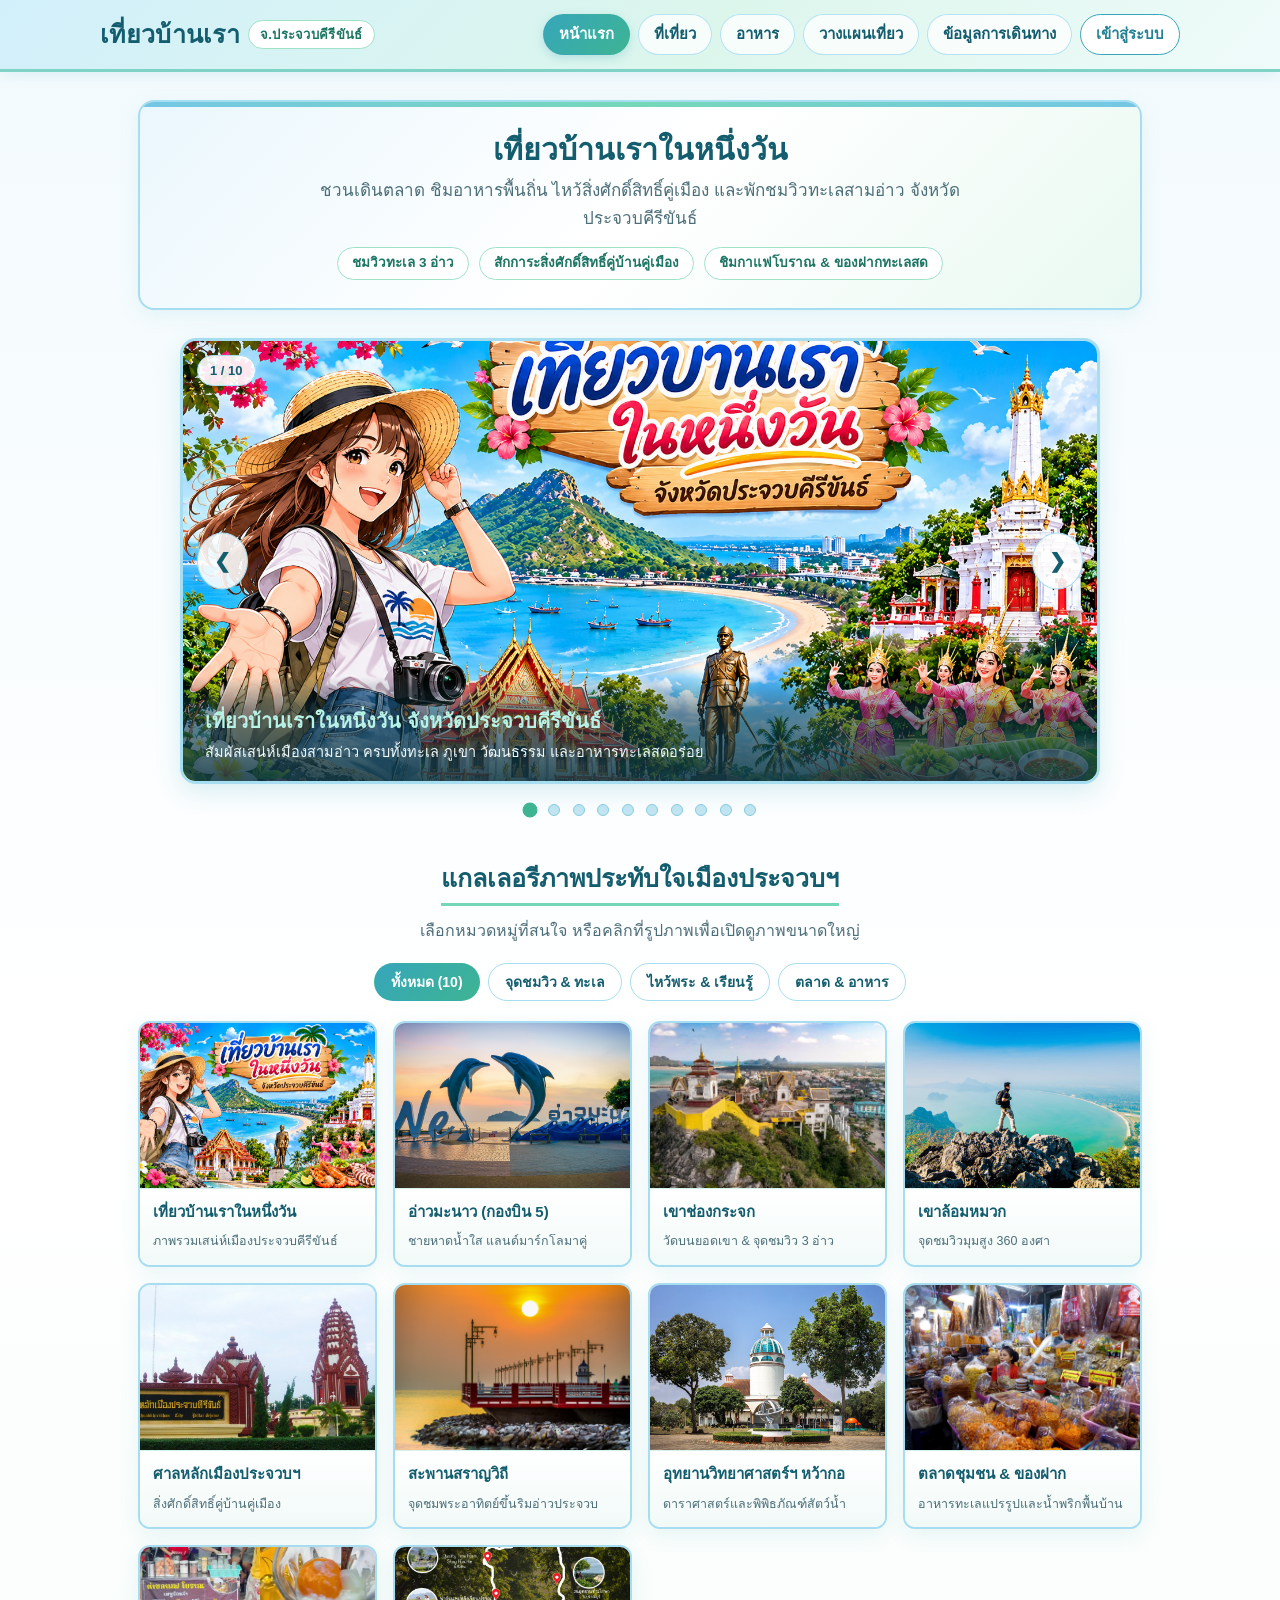
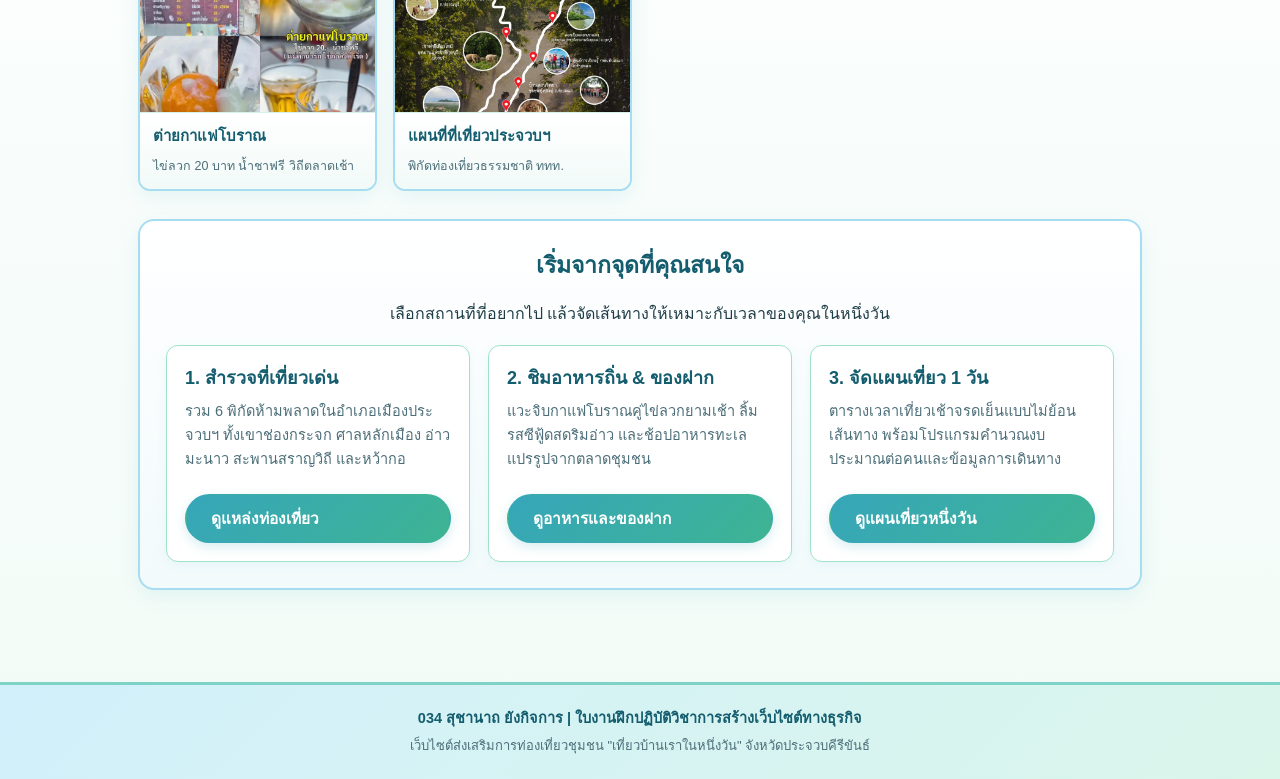
<file: index.html>
<!doctype html>
<html lang="th">
<head>
  <meta charset="utf-8">
  <meta name="viewport" content="width=device-width, initial-scale=1">
  <title>หน้าแรก | เที่ยวบ้านเรา</title>
  <link rel="stylesheet" href="style.css">
</head>
<body>
  <header>
    <div class="header-inner">
      <p class="site-name">
        <a href="index.html">เที่ยวบ้านเรา</a>
        <span class="site-subtitle">จ.ประจวบคีรีขันธ์</span>
      </p>
      <nav aria-label="เมนูหลัก">
        <ul>
          <li><a href="index.html" class="active">หน้าแรก</a></li>
          <li><a href="places.html">ที่เที่ยว</a></li>
          <li><a href="food.html">อาหาร</a></li>
          <li><a href="plan.html">วางแผนเที่ยว</a></li>
          <li><a href="travel.html">ข้อมูลการเดินทาง</a></li>
          <li><a href="login.html" class="nav-login" id="navLoginLink">เข้าสู่ระบบ</a></li>
        </ul>
      </nav>
    </div>
  </header>

  <main>
    <section class="page-hero">
      <h1>เที่ยวบ้านเราในหนึ่งวัน</h1>
      <p class="hero-lead">ชวนเดินตลาด ชิมอาหารพื้นถิ่น ไหว้สิ่งศักดิ์สิทธิ์คู่เมือง และพักชมวิวทะเลสามอ่าว จังหวัดประจวบคีรีขันธ์</p>
      <div class="badge-row">
        <span class="badge">ชมวิวทะเล 3 อ่าว</span>
        <span class="badge">สักการะสิ่งศักดิ์สิทธิ์คู่บ้านคู่เมือง</span>
        <span class="badge">ชิมกาแฟโบราณ &amp; ของฝากทะเลสด</span>
      </div>
    </section>

    <!-- ส่วนสไลด์โชว์ภาพไฮไลต์ -->
    <section aria-label="สไลด์โชว์ภาพแหล่งท่องเที่ยว" class="slideshow-wrapper">
      <div class="slideshow-container" id="slideshowBox">
        <div class="mySlides">
          <span class="slide-number">1 / 10</span>
          <img src="images/pic1.png" alt="เที่ยวบ้านเราในหนึ่งวัน จังหวัดประจวบคีรีขันธ์">
          <div class="slide-caption">
            <h3>เที่ยวบ้านเราในหนึ่งวัน จังหวัดประจวบคีรีขันธ์</h3>
            <p>สัมผัสเสน่ห์เมืองสามอ่าว ครบทั้งทะเล ภูเขา วัฒนธรรม และอาหารทะเลสดอร่อย</p>
          </div>
        </div>

        <div class="mySlides">
          <span class="slide-number">2 / 10</span>
          <img src="images/aomanow.jpg" alt="อ่าวมะนาว กองบิน 5">
          <div class="slide-caption">
            <h3>อ่าวมะนาว (กองบิน 5)</h3>
            <p>ชายหาดโค้งน้ำใสสะอาด บรรยากาศเงียบสงบ พร้อมจุดถ่ายภาพโลมาคู่สุดประทับใจ</p>
          </div>
        </div>

        <div class="mySlides">
          <span class="slide-number">3 / 10</span>
          <img src="images/Kaow.jpg" alt="เขาช่องกระจก วัดธรรมิการามวรวิหาร">
          <div class="slide-caption">
            <h3>เขาช่องกระจก &amp; วัดธรรมิการามวรวิหาร</h3>
            <p>เดินขึ้นบันได 396 ขั้น สักการะพระบรมสารีริกธาตุ และชมวิวเมืองสามอ่าวแบบ 360 องศา</p>
          </div>
        </div>

        <div class="mySlides">
          <span class="slide-number">4 / 10</span>
          <img src="images/KLM.jpg" alt="จุดชมวิวเขาล้อมหมวก">
          <div class="slide-caption">
            <h3>จุดชมวิวเขาล้อมหมวก</h3>
            <p>พิชิตยอดเขาหินปูนสูง 902 ฟุต ชมทิวทัศน์โค้งอ่าวประจวบและอ่าวมะนาวจากมุมสูง</p>
          </div>
        </div>

        <div class="mySlides">
          <span class="slide-number">5 / 10</span>
          <img src="images/lukmuang.jpg" alt="ศาลหลักเมืองประจวบคีรีขันธ์">
          <div class="slide-caption">
            <h3>ศาลหลักเมืองประจวบคีรีขันธ์</h3>
            <p>สถาปัตยกรรมจตุรมุขยอดปรางค์ 9 ชั้น ประดิษฐานองค์หลักเมือง "จตุโชค" คู่บ้านคู่เมือง</p>
          </div>
        </div>

        <div class="mySlides">
          <span class="slide-number">6 / 10</span>
          <img src="images/sapanpla.jpg" alt="สะพานสราญวิถี อ่าวประจวบ">
          <div class="slide-caption">
            <h3>สะพานสราญวิถี อ่าวประจวบฯ</h3>
            <p>แลนด์มาร์กสะพานสีแดงขาวชมพระอาทิตย์ขึ้นยามเช้า และจุดจัดถนนคนเดินวันศุกร์–เสาร์</p>
          </div>
        </div>

        <div class="mySlides">
          <span class="slide-number">7 / 10</span>
          <img src="images/wahko.jpg" alt="อุทยานวิทยาศาสตร์พระจอมเกล้า ณ หว้ากอ">
          <div class="slide-caption">
            <h3>อุทยานวิทยาศาสตร์พระจอมเกล้า ณ หว้ากอ</h3>
            <p>แหล่งเรียนรู้ประวัติศาสตร์ดาราศาสตร์ไทยและพิพิธภัณฑ์สัตว์น้ำหว้ากอ ตำบลคลองวาฬ</p>
          </div>
        </div>

        <div class="mySlides">
          <span class="slide-number">8 / 10</span>
          <img src="images/market1.jpg" alt="ตลาดชุมชนและของฝากประจวบคีรีขันธ์">
          <div class="slide-caption">
            <h3>ตลาดชุมชนและร้านของฝากพื้นถิ่น</h3>
            <p>เลือกซื้อหมึกแห้ง กุ้งแห้ง น้ำพริกกุ้งเสียบ น้ำพริกปลากุเลา และผลิตภัณฑ์แปรรูปจากชาวบ้าน</p>
          </div>
        </div>

        <div class="mySlides">
          <span class="slide-number">9 / 10</span>
          <img src="images/pic2.png" alt="ต่ายกาแฟโบราณ อาหารเช้าพื้นถิ่น">
          <div class="slide-caption">
            <h3>ต่ายกาแฟโบราณ มื้อเช้าวิถีชุมชน</h3>
            <p>เติมพลังยามเช้าด้วยไข่ลวกสุกกำลังดีและกาแฟโบราณหอมกรุ่น เสิร์ฟคู่ชาร้อนฟรี</p>
          </div>
        </div>

        <div class="mySlides">
          <span class="slide-number">10 / 10</span>
          <img src="images/maptravel.jpg" alt="แผนที่ท่องเที่ยวประจวบคีรีขันธ์">
          <div class="slide-caption">
            <h3>เส้นทางท่องเที่ยวธรรมชาติจังหวัดประจวบคีรีขันธ์</h3>
            <p>วางแผนเที่ยวเชื่อมโยงจุดเช็กอินทั่วจังหวัดได้อย่างสะดวกในทริปเดียว</p>
          </div>
        </div>

        <a class="prev" onclick="plusSlides(-1)" aria-label="ภาพก่อนหน้า">&#10094;</a>
        <a class="next" onclick="plusSlides(1)" aria-label="ภาพถัดไป">&#10095;</a>
      </div>

      <div class="dots-container">
        <span class="dot" onclick="currentSlide(1)"></span>
        <span class="dot" onclick="currentSlide(2)"></span>
        <span class="dot" onclick="currentSlide(3)"></span>
        <span class="dot" onclick="currentSlide(4)"></span>
        <span class="dot" onclick="currentSlide(5)"></span>
        <span class="dot" onclick="currentSlide(6)"></span>
        <span class="dot" onclick="currentSlide(7)"></span>
        <span class="dot" onclick="currentSlide(8)"></span>
        <span class="dot" onclick="currentSlide(9)"></span>
        <span class="dot" onclick="currentSlide(10)"></span>
      </div>
    </section>

    <!-- ส่วนแกลเลอรีรูปภาพทั้งหมด คลิกดูภาพขยายได้ -->
    <section aria-label="แกลเลอรีภาพชุมชนและแหล่งท่องเที่ยว">
      <div class="section-heading">
        <h2>แกลเลอรีภาพประทับใจเมืองประจวบฯ</h2>
        <p>เลือกหมวดหมู่ที่สนใจ หรือคลิกที่รูปภาพเพื่อเปิดดูภาพขนาดใหญ่</p>
      </div>

      <div class="filter-bar">
        <button type="button" class="filter-btn active" onclick="filterGallery('all', this)">ทั้งหมด (10)</button>
        <button type="button" class="filter-btn" onclick="filterGallery('sea', this)">จุดชมวิว &amp; ทะเล</button>
        <button type="button" class="filter-btn" onclick="filterGallery('culture', this)">ไหว้พระ &amp; เรียนรู้</button>
        <button type="button" class="filter-btn" onclick="filterGallery('food', this)">ตลาด &amp; อาหาร</button>
      </div>

      <div class="gallery-grid" id="galleryGrid">
        <article class="gallery-item" data-category="culture" onclick="openLightbox(0)">
          <img src="images/pic1.png" alt="เที่ยวบ้านเราในหนึ่งวัน จังหวัดประจวบคีรีขันธ์">
          <div class="gallery-info">
            <h4>เที่ยวบ้านเราในหนึ่งวัน</h4>
            <span>ภาพรวมเสน่ห์เมืองประจวบคีรีขันธ์</span>
          </div>
        </article>

        <article class="gallery-item" data-category="sea" onclick="openLightbox(1)">
          <img src="images/aomanow.jpg" alt="อ่าวมะนาว กองบิน 5">
          <div class="gallery-info">
            <h4>อ่าวมะนาว (กองบิน 5)</h4>
            <span>ชายหาดน้ำใส แลนด์มาร์กโลมาคู่</span>
          </div>
        </article>

        <article class="gallery-item" data-category="culture" onclick="openLightbox(2)">
          <img src="images/Kaow.jpg" alt="เขาช่องกระจก">
          <div class="gallery-info">
            <h4>เขาช่องกระจก</h4>
            <span>วัดบนยอดเขา &amp; จุดชมวิว 3 อ่าว</span>
          </div>
        </article>

        <article class="gallery-item" data-category="sea" onclick="openLightbox(3)">
          <img src="images/KLM.jpg" alt="เขาล้อมหมวก">
          <div class="gallery-info">
            <h4>เขาล้อมหมวก</h4>
            <span>จุดชมวิวมุมสูง 360 องศา</span>
          </div>
        </article>

        <article class="gallery-item" data-category="culture" onclick="openLightbox(4)">
          <img src="images/lukmuang.jpg" alt="ศาลหลักเมืองประจวบคีรีขันธ์">
          <div class="gallery-info">
            <h4>ศาลหลักเมืองประจวบฯ</h4>
            <span>สิ่งศักดิ์สิทธิ์คู่บ้านคู่เมือง</span>
          </div>
        </article>

        <article class="gallery-item" data-category="sea" onclick="openLightbox(5)">
          <img src="images/sapanpla.jpg" alt="สะพานสราญวิถี">
          <div class="gallery-info">
            <h4>สะพานสราญวิถี</h4>
            <span>จุดชมพระอาทิตย์ขึ้นริมอ่าวประจวบ</span>
          </div>
        </article>

        <article class="gallery-item" data-category="culture" onclick="openLightbox(6)">
          <img src="images/wahko.jpg" alt="อุทยานวิทยาศาสตร์พระจอมเกล้า ณ หว้ากอ">
          <div class="gallery-info">
            <h4>อุทยานวิทยาศาสตร์ฯ หว้ากอ</h4>
            <span>ดาราศาสตร์และพิพิธภัณฑ์สัตว์น้ำ</span>
          </div>
        </article>

        <article class="gallery-item" data-category="food" onclick="openLightbox(7)">
          <img src="images/market1.jpg" alt="ตลาดชุมชนและร้านของฝาก">
          <div class="gallery-info">
            <h4>ตลาดชุมชน &amp; ของฝาก</h4>
            <span>อาหารทะเลแปรรูปและน้ำพริกพื้นบ้าน</span>
          </div>
        </article>

        <article class="gallery-item" data-category="food" onclick="openLightbox(8)">
          <img src="images/pic2.png" alt="ต่ายกาแฟโบราณ">
          <div class="gallery-info">
            <h4>ต่ายกาแฟโบราณ</h4>
            <span>ไข่ลวก 20 บาท น้ำชาฟรี วิถีตลาดเช้า</span>
          </div>
        </article>

        <article class="gallery-item" data-category="sea" onclick="openLightbox(9)">
          <img src="images/maptravel.jpg" alt="แผนที่ที่เที่ยวประจวบคีรีขันธ์">
          <div class="gallery-info">
            <h4>แผนที่ที่เที่ยวประจวบฯ</h4>
            <span>พิกัดท่องเที่ยวธรรมชาติ ททท.</span>
          </div>
        </article>
      </div>
    </section>

    <!-- การ์ดเริ่มต้นวางแผนตามโครงสร้างต้นฉบับของครู -->
    <section class="card" style="text-align: center;">
      <h2>เริ่มจากจุดที่คุณสนใจ</h2>
      <p>เลือกสถานที่ที่อยากไป แล้วจัดเส้นทางให้เหมาะกับเวลาของคุณในหนึ่งวัน</p>

      <div class="feature-grid-3">
        <div class="mini-card">
          <div>
            <h3>1. สำรวจที่เที่ยวเด่น</h3>
            <p>รวม 6 พิกัดห้ามพลาดในอำเภอเมืองประจวบฯ ทั้งเขาช่องกระจก ศาลหลักเมือง อ่าวมะนาว สะพานสราญวิถี และหว้ากอ</p>
          </div>
          <a class="button" href="places.html">ดูแหล่งท่องเที่ยว</a>
        </div>

        <div class="mini-card">
          <div>
            <h3>2. ชิมอาหารถิ่น &amp; ของฝาก</h3>
            <p>แวะจิบกาแฟโบราณคู่ไข่ลวกยามเช้า ลิ้มรสซีฟู้ดสดริมอ่าว และช้อปอาหารทะเลแปรรูปจากตลาดชุมชน</p>
          </div>
          <a class="button" href="food.html">ดูอาหารและของฝาก</a>
        </div>

        <div class="mini-card">
          <div>
            <h3>3. จัดแผนเที่ยว 1 วัน</h3>
            <p>ตารางเวลาเที่ยวเช้าจรดเย็นแบบไม่ย้อนเส้นทาง พร้อมโปรแกรมคำนวณงบประมาณต่อคนและข้อมูลการเดินทาง</p>
          </div>
          <a class="button" href="plan.html">ดูแผนเที่ยวหนึ่งวัน</a>
        </div>
      </div>
    </section>
  </main>

  <!-- หน้าต่างขยายภาพ Lightbox -->
  <div class="lightbox-modal" id="lightboxModal" onclick="closeLightboxOnBg(event)">
    <div class="lightbox-content">
      <button type="button" class="lightbox-close" onclick="closeLightbox()" aria-label="ปิดหน้าต่างภาพ">&times;</button>
      <img id="lightboxImg" src="images/pic1.png" alt="ภาพขยาย">
      <div class="lightbox-caption-box">
        <div>
          <h3 id="lightboxTitle">ชื่อภาพ</h3>
          <p id="lightboxDesc">คำอธิบายภาพ</p>
        </div>
        <div>
          <button type="button" class="button button-outline" style="margin-top:0; padding:6px 14px;" onclick="stepLightbox(-1)">&#10094; ก่อนหน้า</button>
          <button type="button" class="button" style="margin-top:0; padding:6px 14px;" onclick="stepLightbox(1)">ถัดไป &#10095;</button>
        </div>
      </div>
    </div>
  </div>

  <footer>
    <p>034 สุชานาถ ยังกิจการ | ใบงานฝึกปฏิบัติวิชาการสร้างเว็บไซต์ทางธุรกิจ</p>
    <p class="footer-sub">เว็บไซต์ส่งเสริมการท่องเที่ยวชุมชน "เที่ยวบ้านเราในหนึ่งวัน" จังหวัดประจวบคีรีขันธ์</p>
  </footer>

  <script>
    let slideIndex = 1;
    let slideTimer = null;
    showSlides(slideIndex);
    startAutoSlide();

    function startAutoSlide() {
      stopAutoSlide();
      slideTimer = setInterval(function () {
        plusSlides(1);
      }, 4000);
    }

    function stopAutoSlide() {
      if (slideTimer) {
        clearInterval(slideTimer);
      }
    }

    const slideshowBox = document.getElementById("slideshowBox");
    slideshowBox.addEventListener("mouseenter", stopAutoSlide);
    slideshowBox.addEventListener("mouseleave", startAutoSlide);

    function plusSlides(n) {
      showSlides(slideIndex += n);
    }

    function currentSlide(n) {
      showSlides(slideIndex = n);
    }

    function showSlides(n) {
      let i;
      const slides = document.getElementsByClassName("mySlides");
      const dots = document.getElementsByClassName("dot");
      if (n > slides.length) { slideIndex = 1; }
      if (n < 1) { slideIndex = slides.length; }
      for (i = 0; i < slides.length; i++) {
        slides[i].style.display = "none";
      }
      for (i = 0; i < dots.length; i++) {
        dots[i].className = dots[i].className.replace(" active", "");
      }
      slides[slideIndex - 1].style.display = "block";
      dots[slideIndex - 1].className += " active";
    }

    function filterGallery(category, btnEl) {
      const items = document.querySelectorAll(".gallery-item");
      const buttons = document.querySelectorAll(".filter-btn");
      buttons.forEach(function (b) { b.classList.remove("active"); });
      btnEl.classList.add("active");

      items.forEach(function (item) {
        if (category === "all" || item.getAttribute("data-category") === category) {
          item.style.display = "flex";
        } else {
          item.style.display = "none";
        }
      });
    }

    const galleryData = [
      { src: "images/pic1.png", title: "เที่ยวบ้านเราในหนึ่งวัน จ.ประจวบคีรีขันธ์", desc: "ภาพรวมทริปท่องเที่ยววิถีชุมชน ทะเล ภูเขา และอาหารทะเลสดของเมืองสามอ่าว" },
      { src: "images/aomanow.jpg", title: "อ่าวมะนาว (กองบิน 5)", desc: "ชายหาดโค้งสะอาดตา น้ำทะเลใส เหมาะแก่การพักผ่อนและถ่ายภาพคู่ป้ายโลมา" },
      { src: "images/Kaow.jpg", title: "เขาช่องกระจก & วัดธรรมิการามวรวิหาร", desc: "เดินบันได 396 ขั้น ชมช่องเขาธรรมชาติและทิวทัศน์ 3 อ่าวแบบ 360 องศา" },
      { src: "images/KLM.jpg", title: "จุดชมวิวเขาล้อมหมวก", desc: "จุดชมวิวมุมสูงระดับแนวหน้าของประจวบคีรีขันธ์ มองเห็นโค้งอ่าวมะนาวสุดสายตา" },
      { src: "images/lukmuang.jpg", title: "ศาลหลักเมืองประจวบคีรีขันธ์", desc: "อาคารทรงจตุรมุขยอดปรางค์ 9 ชั้น ถนนสละชีพ ตรงข้ามศาลากลางจังหวัด" },
      { src: "images/sapanpla.jpg", title: "สะพานสราญวิถี อ่าวประจวบฯ", desc: "สะพานสีแดงขาวทอดยาวสู่ทะเล จุดชมแสงแรกยามเช้าและถนนคนเดินวันศุกร์–เสาร์" },
      { src: "images/wahko.jpg", title: "อุทยานวิทยาศาสตร์พระจอมเกล้า ณ หว้ากอ", desc: "ตามรอยพระบิดาแห่งวิทยาศาสตร์ไทย ชมพิพิธภัณฑ์อวกาศและอุโมงค์ปลาทะเล" },
      { src: "images/market1.jpg", title: "ตลาดชุมชนและของฝากทะเลแปรรูป", desc: "แหล่งรวมของดีพื้นบ้าน ทั้งหมึกแห้ง กุ้งแห้ง กุนเชียง และน้ำพริกรสเด็ด" },
      { src: "images/pic2.png", title: "ร้านต่ายกาแฟโบราณ", desc: "มื้อเช้าพื้นถิ่นสุดคุ้ม ไข่ลวก 2 ฟอง 20 บาท น้ำชาฟรี พร้อมกาแฟโบราณเข้มข้น" },
      { src: "images/maptravel.jpg", title: "แผนที่ 10 ที่เที่ยวประจวบคีรีขันธ์", desc: "ข้อมูลเส้นทางท่องเที่ยวธรรมชาติจาก ททท. สำนักงานประจวบคีรีขันธ์" }
    ];

    let currentLightboxIndex = 0;

    function openLightbox(index) {
      currentLightboxIndex = index;
      updateLightbox();
      document.getElementById("lightboxModal").classList.add("open");
    }

    function closeLightbox() {
      document.getElementById("lightboxModal").classList.remove("open");
    }

    function closeLightboxOnBg(e) {
      if (e.target.id === "lightboxModal") {
        closeLightbox();
      }
    }

    function stepLightbox(step) {
      currentLightboxIndex = (currentLightboxIndex + step + galleryData.length) % galleryData.length;
      updateLightbox();
    }

    function updateLightbox() {
      const item = galleryData[currentLightboxIndex];
      document.getElementById("lightboxImg").src = item.src;
      document.getElementById("lightboxImg").alt = item.title;
      document.getElementById("lightboxTitle").textContent = item.title;
      document.getElementById("lightboxDesc").textContent = item.desc;
    }

    document.addEventListener("keydown", function (e) {
      const modal = document.getElementById("lightboxModal");
      if (!modal.classList.contains("open")) return;
      if (e.key === "Escape") closeLightbox();
      if (e.key === "ArrowLeft") stepLightbox(-1);
      if (e.key === "ArrowRight") stepLightbox(1);
    });

    (function () {
      try {
        const loggedUser = localStorage.getItem("travelCurrentUser_034");
        const navLink = document.getElementById("navLoginLink");
        if (loggedUser && navLink) {
          navLink.textContent = "บัญชี: " + loggedUser;
        }
      } catch (e) {}
    })();
  </script>
</body>
</html>
</file>
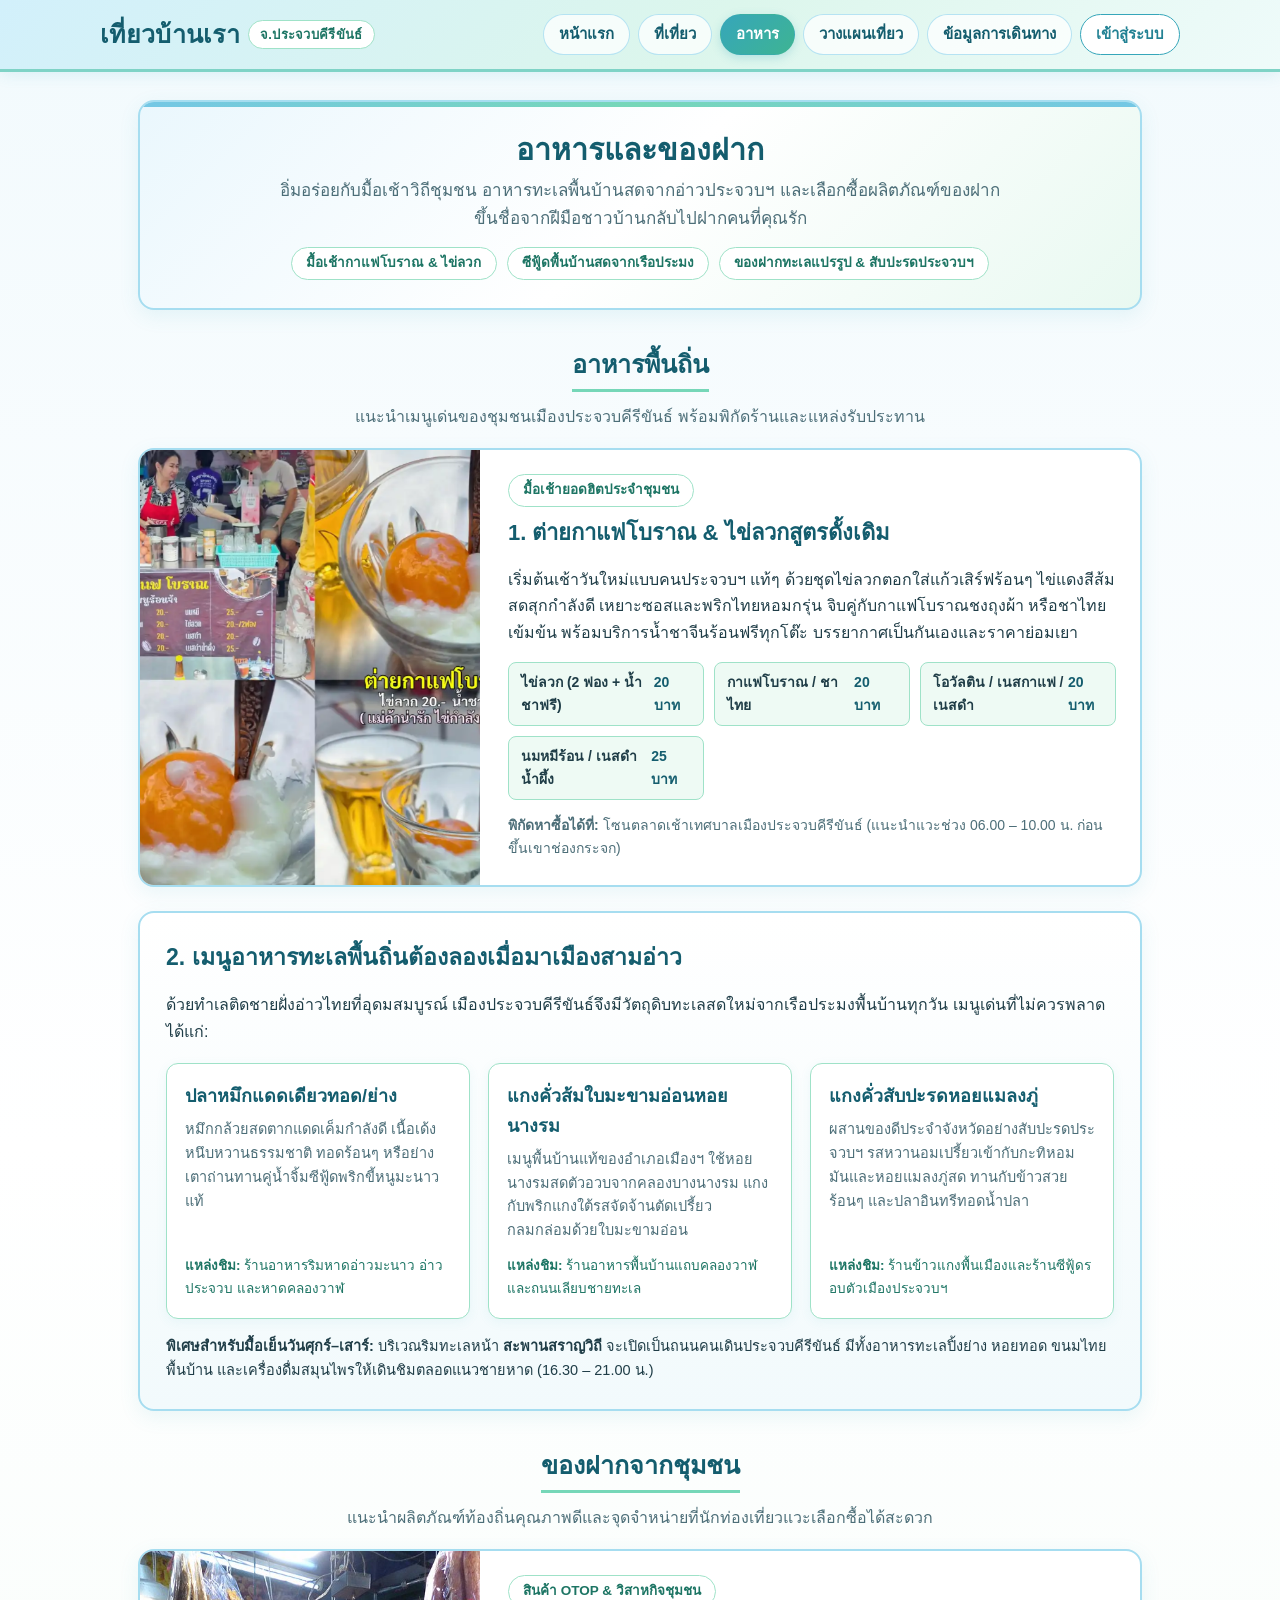
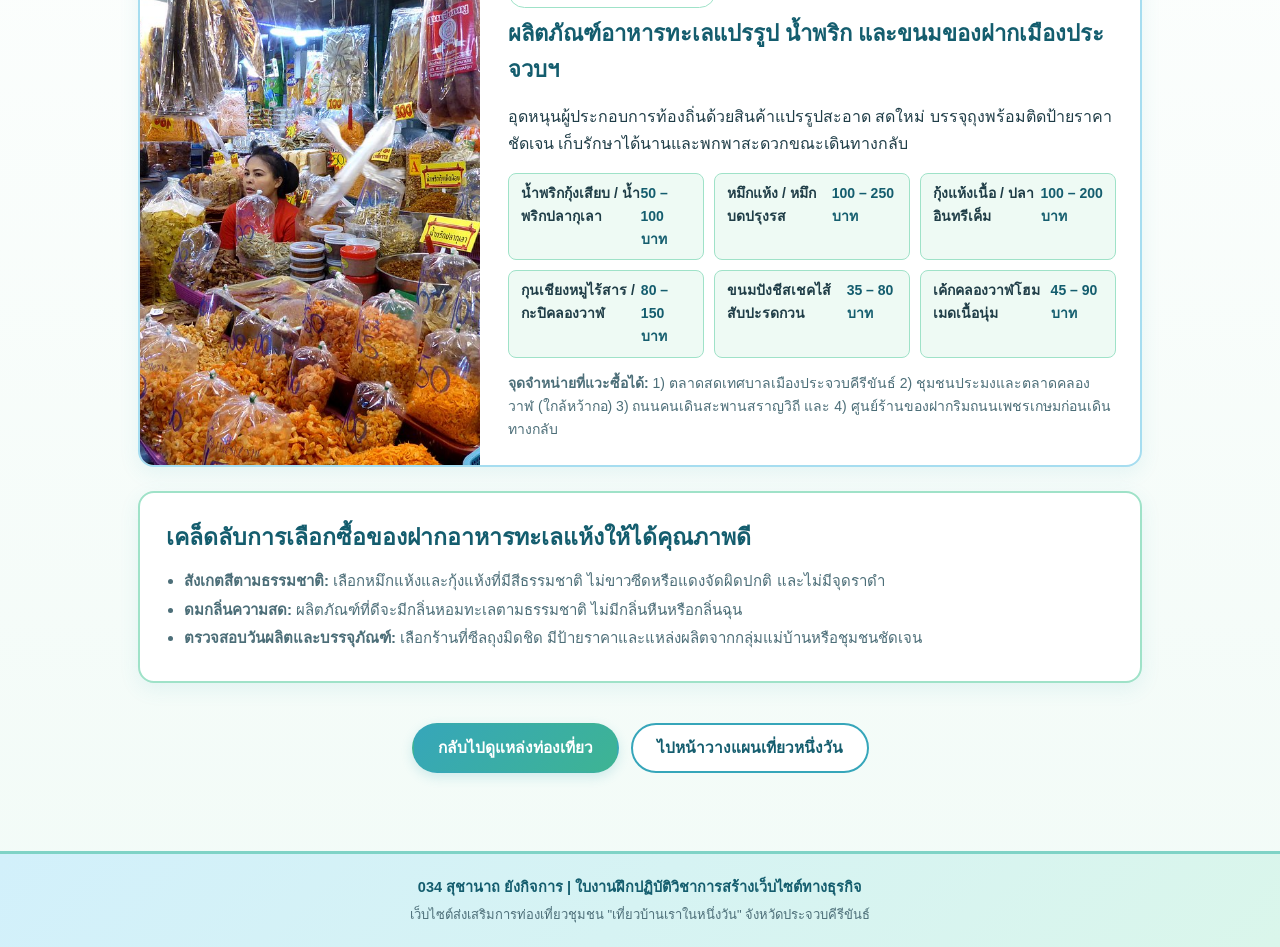
<file: food.html>
<!doctype html>
<html lang="th">
<head>
  <meta charset="utf-8">
  <meta name="viewport" content="width=device-width, initial-scale=1">
  <title>อาหาร | เที่ยวบ้านเรา</title>
  <link rel="stylesheet" href="style.css">
</head>
<body>
  <header>
    <div class="header-inner">
      <p class="site-name">
        <a href="index.html">เที่ยวบ้านเรา</a>
        <span class="site-subtitle">จ.ประจวบคีรีขันธ์</span>
      </p>
      <nav aria-label="เมนูหลัก">
        <ul>
          <li><a href="index.html">หน้าแรก</a></li>
          <li><a href="places.html">ที่เที่ยว</a></li>
          <li><a href="food.html" class="active">อาหาร</a></li>
          <li><a href="plan.html">วางแผนเที่ยว</a></li>
          <li><a href="travel.html">ข้อมูลการเดินทาง</a></li>
          <li><a href="login.html" class="nav-login" id="navLoginLink">เข้าสู่ระบบ</a></li>
        </ul>
      </nav>
    </div>
  </header>

  <main>
    <section class="page-hero">
      <h1>อาหารและของฝาก</h1>
      <p class="hero-lead">อิ่มอร่อยกับมื้อเช้าวิถีชุมชน อาหารทะเลพื้นบ้านสดจากอ่าวประจวบฯ และเลือกซื้อผลิตภัณฑ์ของฝากขึ้นชื่อจากฝีมือชาวบ้านกลับไปฝากคนที่คุณรัก</p>
      <div class="badge-row">
        <span class="badge">มื้อเช้ากาแฟโบราณ &amp; ไข่ลวก</span>
        <span class="badge">ซีฟู้ดพื้นบ้านสดจากเรือประมง</span>
        <span class="badge">ของฝากทะเลแปรรูป &amp; สับปะรดประจวบฯ</span>
      </div>
    </section>

    <!-- หมวดที่ 1: อาหารพื้นถิ่น -->
    <div class="section-heading">
      <h2>อาหารพื้นถิ่น</h2>
      <p>แนะนำเมนูเด่นของชุมชนเมืองประจวบคีรีขันธ์ พร้อมพิกัดร้านและแหล่งรับประทาน</p>
    </div>

    <!-- ไฮไลต์ที่ 1: ต่ายกาแฟโบราณ -->
    <article class="food-feature">
      <img src="images/pic2.png" alt="ร้านต่ายกาแฟโบราณ ไข่ลวก 20 บาท น้ำชาฟรี">
      <div class="food-feature-body">
        <span class="badge" style="margin-bottom: 8px;">มื้อเช้ายอดฮิตประจำชุมชน</span>
        <h3>1. ต่ายกาแฟโบราณ &amp; ไข่ลวกสูตรดั้งเดิม</h3>
        <p>เริ่มต้นเช้าวันใหม่แบบคนประจวบฯ แท้ๆ ด้วยชุดไข่ลวกตอกใส่แก้วเสิร์ฟร้อนๆ ไข่แดงสีส้มสดสุกกำลังดี เหยาะซอสและพริกไทยหอมกรุ่น จิบคู่กับกาแฟโบราณชงถุงผ้า หรือชาไทยเข้มข้น พร้อมบริการน้ำชาจีนร้อนฟรีทุกโต๊ะ บรรยากาศเป็นกันเองและราคาย่อมเยา</p>

        <div class="price-list">
          <div class="price-chip"><span>ไข่ลวก (2 ฟอง + น้ำชาฟรี)</span><span>20 บาท</span></div>
          <div class="price-chip"><span>กาแฟโบราณ / ชาไทย</span><span>20 บาท</span></div>
          <div class="price-chip"><span>โอวัลติน / เนสกาแฟ / เนสดำ</span><span>20 บาท</span></div>
          <div class="price-chip"><span>นมหมีร้อน / เนสดำน้ำผึ้ง</span><span>25 บาท</span></div>
        </div>

        <p style="margin: 8px 0 0 0; font-size: 14px; color: #4C6E78;">
          <strong>พิกัดหาซื้อได้ที่:</strong> โซนตลาดเช้าเทศบาลเมืองประจวบคีรีขันธ์ (แนะนำแวะช่วง 06.00 – 10.00 น. ก่อนขึ้นเขาช่องกระจก)
        </p>
      </div>
    </article>

    <!-- ไฮไลต์ที่ 2: อาหารทะเลพื้นถิ่นเมืองสามอ่าว -->
    <section class="card">
      <h2>2. เมนูอาหารทะเลพื้นถิ่นต้องลองเมื่อมาเมืองสามอ่าว</h2>
      <p>ด้วยทำเลติดชายฝั่งอ่าวไทยที่อุดมสมบูรณ์ เมืองประจวบคีรีขันธ์จึงมีวัตถุดิบทะเลสดใหม่จากเรือประมงพื้นบ้านทุกวัน เมนูเด่นที่ไม่ควรพลาด ได้แก่:</p>

      <div class="feature-grid-3">
        <div class="mini-card">
          <div>
            <h3>ปลาหมึกแดดเดียวทอด/ย่าง</h3>
            <p>หมึกกล้วยสดตากแดดเค็มกำลังดี เนื้อเด้งหนึบหวานธรรมชาติ ทอดร้อนๆ หรือย่างเตาถ่านทานคู่น้ำจิ้มซีฟู้ดพริกขี้หนูมะนาวแท้</p>
          </div>
          <p style="margin:0; font-size:13.5px; color:#1D7564;"><strong>แหล่งชิม:</strong> ร้านอาหารริมหาดอ่าวมะนาว อ่าวประจวบ และหาดคลองวาฬ</p>
        </div>

        <div class="mini-card">
          <div>
            <h3>แกงคั่วส้มใบมะขามอ่อนหอยนางรม</h3>
            <p>เมนูพื้นบ้านแท้ของอำเภอเมืองฯ ใช้หอยนางรมสดตัวอวบจากคลองบางนางรม แกงกับพริกแกงใต้รสจัดจ้านตัดเปรี้ยวกลมกล่อมด้วยใบมะขามอ่อน</p>
          </div>
          <p style="margin:0; font-size:13.5px; color:#1D7564;"><strong>แหล่งชิม:</strong> ร้านอาหารพื้นบ้านแถบคลองวาฬและถนนเลียบชายทะเล</p>
        </div>

        <div class="mini-card">
          <div>
            <h3>แกงคั่วสับปะรดหอยแมลงภู่</h3>
            <p>ผสานของดีประจำจังหวัดอย่างสับปะรดประจวบฯ รสหวานอมเปรี้ยวเข้ากับกะทิหอมมันและหอยแมลงภู่สด ทานกับข้าวสวยร้อนๆ และปลาอินทรีทอดน้ำปลา</p>
          </div>
          <p style="margin:0; font-size:13.5px; color:#1D7564;"><strong>แหล่งชิม:</strong> ร้านข้าวแกงพื้นเมืองและร้านซีฟู้ดรอบตัวเมืองประจวบฯ</p>
        </div>
      </div>

      <p style="margin-top: 16px; margin-bottom: 0; font-size: 14.5px;">
        <strong>พิเศษสำหรับมื้อเย็นวันศุกร์–เสาร์:</strong> บริเวณริมทะเลหน้า <strong>สะพานสราญวิถี</strong> จะเปิดเป็นถนนคนเดินประจวบคีรีขันธ์ มีทั้งอาหารทะเลปิ้งย่าง หอยทอด ขนมไทยพื้นบ้าน และเครื่องดื่มสมุนไพรให้เดินชิมตลอดแนวชายหาด (16.30 – 21.00 น.)
      </p>
    </section>

    <!-- หมวดที่ 2: ของฝากจากชุมชน -->
    <div class="section-heading">
      <h2>ของฝากจากชุมชน</h2>
      <p>แนะนำผลิตภัณฑ์ท้องถิ่นคุณภาพดีและจุดจำหน่ายที่นักท่องเที่ยวแวะเลือกซื้อได้สะดวก</p>
    </div>

    <article class="food-feature">
      <img src="images/market1.jpg" alt="ตลาดชุมชนและร้านของฝากอาหารทะเลแห้งประจวบคีรีขันธ์">
      <div class="food-feature-body">
        <span class="badge" style="margin-bottom: 8px;">สินค้า OTOP &amp; วิสาหกิจชุมชน</span>
        <h3>ผลิตภัณฑ์อาหารทะเลแปรรูป น้ำพริก และขนมของฝากเมืองประจวบฯ</h3>
        <p>อุดหนุนผู้ประกอบการท้องถิ่นด้วยสินค้าแปรรูปสะอาด สดใหม่ บรรจุถุงพร้อมติดป้ายราคาชัดเจน เก็บรักษาได้นานและพกพาสะดวกขณะเดินทางกลับ</p>

        <div class="price-list">
          <div class="price-chip"><span>น้ำพริกกุ้งเสียบ / น้ำพริกปลากุเลา</span><span>50 – 100 บาท</span></div>
          <div class="price-chip"><span>หมึกแห้ง / หมึกบดปรุงรส</span><span>100 – 250 บาท</span></div>
          <div class="price-chip"><span>กุ้งแห้งเนื้อ / ปลาอินทรีเค็ม</span><span>100 – 200 บาท</span></div>
          <div class="price-chip"><span>กุนเชียงหมูไร้สาร / กะปิคลองวาฬ</span><span>80 – 150 บาท</span></div>
          <div class="price-chip"><span>ขนมปังชีสเชคไส้สับปะรดกวน</span><span>35 – 80 บาท</span></div>
          <div class="price-chip"><span>เค้กคลองวาฬโฮมเมดเนื้อนุ่ม</span><span>45 – 90 บาท</span></div>
        </div>

        <p style="margin: 8px 0 0 0; font-size: 14px; color: #4C6E78;">
          <strong>จุดจำหน่ายที่แวะซื้อได้:</strong> 1) ตลาดสดเทศบาลเมืองประจวบคีรีขันธ์ 2) ชุมชนประมงและตลาดคลองวาฬ (ใกล้หว้ากอ) 3) ถนนคนเดินสะพานสราญวิถี และ 4) ศูนย์ร้านของฝากริมถนนเพชรเกษมก่อนเดินทางกลับ
        </p>
      </div>
    </article>

    <section class="card card-white">
      <h2>เคล็ดลับการเลือกซื้อของฝากอาหารทะเลแห้งให้ได้คุณภาพดี</h2>
      <ul class="place-highlights" style="font-size: 15px; margin-bottom: 0;">
        <li><strong>สังเกตสีตามธรรมชาติ:</strong> เลือกหมึกแห้งและกุ้งแห้งที่มีสีธรรมชาติ ไม่ขาวซีดหรือแดงจัดผิดปกติ และไม่มีจุดราดำ</li>
        <li><strong>ดมกลิ่นความสด:</strong> ผลิตภัณฑ์ที่ดีจะมีกลิ่นหอมทะเลตามธรรมชาติ ไม่มีกลิ่นหืนหรือกลิ่นฉุน</li>
        <li><strong>ตรวจสอบวันผลิตและบรรจุภัณฑ์:</strong> เลือกร้านที่ซีลถุงมิดชิด มีป้ายราคาและแหล่งผลิตจากกลุ่มแม่บ้านหรือชุมชนชัดเจน</li>
      </ul>
    </section>

    <div class="cta-bar">
      <a class="button" href="places.html">กลับไปดูแหล่งท่องเที่ยว</a>
      <a class="button button-outline" href="plan.html">ไปหน้าวางแผนเที่ยวหนึ่งวัน</a>
    </div>
  </main>

  <footer>
    <p>034 สุชานาถ ยังกิจการ | ใบงานฝึกปฏิบัติวิชาการสร้างเว็บไซต์ทางธุรกิจ</p>
    <p class="footer-sub">เว็บไซต์ส่งเสริมการท่องเที่ยวชุมชน "เที่ยวบ้านเราในหนึ่งวัน" จังหวัดประจวบคีรีขันธ์</p>
  </footer>

  <script>
    (function () {
      try {
        const loggedUser = localStorage.getItem("travelCurrentUser_034");
        const navLink = document.getElementById("navLoginLink");
        if (loggedUser && navLink) {
          navLink.textContent = "บัญชี: " + loggedUser;
        }
      } catch (e) {}
    })();
  </script>
</body>
</html>
</file>
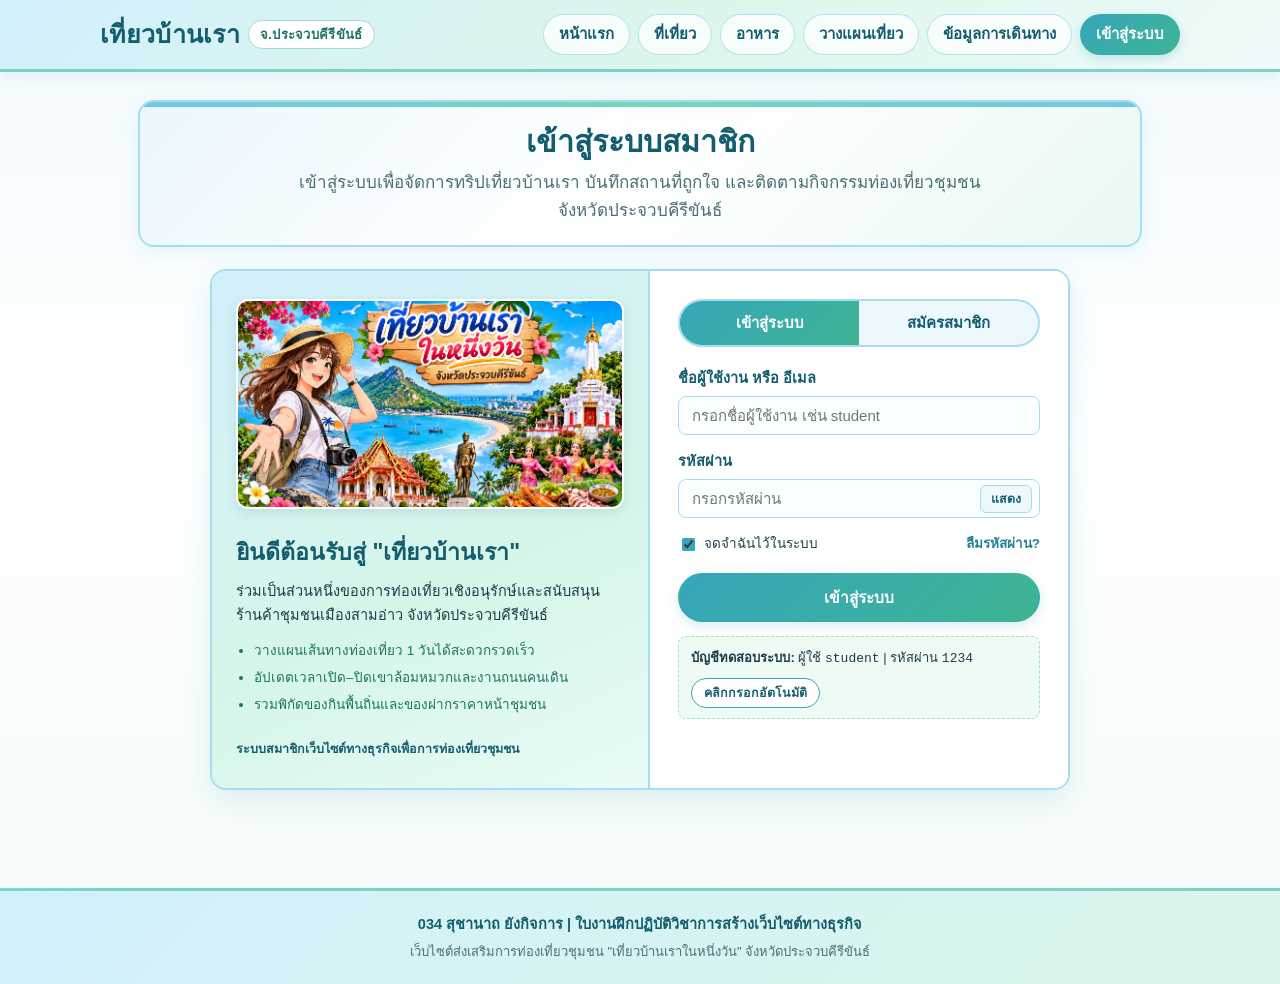
<file: login.html>
<!doctype html>
<html lang="th">
<head>
  <meta charset="utf-8">
  <meta name="viewport" content="width=device-width, initial-scale=1">
  <title>เข้าสู่ระบบ | เที่ยวบ้านเรา</title>
  <link rel="stylesheet" href="style.css">
</head>
<body>
  <header>
    <div class="header-inner">
      <p class="site-name">
        <a href="index.html">เที่ยวบ้านเรา</a>
        <span class="site-subtitle">จ.ประจวบคีรีขันธ์</span>
      </p>
      <nav aria-label="เมนูหลัก">
        <ul>
          <li><a href="index.html">หน้าแรก</a></li>
          <li><a href="places.html">ที่เที่ยว</a></li>
          <li><a href="food.html">อาหาร</a></li>
          <li><a href="plan.html">วางแผนเที่ยว</a></li>
          <li><a href="travel.html">ข้อมูลการเดินทาง</a></li>
          <li><a href="login.html" class="nav-login active" id="navLoginLink">เข้าสู่ระบบ</a></li>
        </ul>
      </nav>
    </div>
  </header>

  <main>
    <section class="page-hero" style="padding: 20px 22px; margin-bottom: 22px;">
      <h1>เข้าสู่ระบบสมาชิก</h1>
      <p class="hero-lead" style="margin-bottom: 0;">เข้าสู่ระบบเพื่อจัดการทริปเที่ยวบ้านเรา บันทึกสถานที่ถูกใจ และติดตามกิจกรรมท่องเที่ยวชุมชนจังหวัดประจวบคีรีขันธ์</p>
    </section>

    <section class="login-layout" aria-label="แบบฟอร์มเข้าสู่ระบบ">
      <!-- ฝั่งซ้าย: แบนเนอร์ต้อนรับ -->
      <div class="login-banner">
        <div>
          <img src="images/pic1.png" alt="เที่ยวบ้านเราในหนึ่งวัน จังหวัดประจวบคีรีขันธ์">
          <h2>ยินดีต้อนรับสู่ "เที่ยวบ้านเรา"</h2>
          <p>ร่วมเป็นส่วนหนึ่งของการท่องเที่ยวเชิงอนุรักษ์และสนับสนุนร้านค้าชุมชนเมืองสามอ่าว จังหวัดประจวบคีรีขันธ์</p>
          <ul class="login-perks">
            <li>วางแผนเส้นทางท่องเที่ยว 1 วันได้สะดวกรวดเร็ว</li>
            <li>อัปเดตเวลาเปิด–ปิดเขาล้อมหมวกและงานถนนคนเดิน</li>
            <li>รวมพิกัดของกินพื้นถิ่นและของฝากราคาหน้าชุมชน</li>
          </ul>
        </div>
        <p style="margin: 18px 0 0 0; font-size: 12.5px; color: #145D6E; font-weight: bold;">ระบบสมาชิกเว็บไซต์ทางธุรกิจเพื่อการท่องเที่ยวชุมชน</p>
      </div>

      <!-- ฝั่งขวา: ฟอร์มเข้าสู่ระบบ / สมัครสมาชิก / โปรไฟล์เมื่อล็อกอินแล้ว -->
      <div class="login-form-box">
        <!-- แสดงเมื่อเข้าสู่ระบบสำเร็จแล้ว -->
        <div id="loggedInPanel" style="display: none; text-align: center; padding: 20px 10px;">
          <div style="width: 72px; height: 72px; margin: 0 auto 14px auto; border-radius: 50%; background: linear-gradient(135deg, #D4EFFA 0%, #D5F5E7 100%); border: 3px solid #7FD3C6; display: flex; align-items: center; justify-content: center; font-size: 30px; color: #145D6E; font-weight: bold;" id="userAvatar">
            ส
          </div>
          <h2 style="color: #145D6E; margin: 0 0 6px 0;">สวัสดีคุณ <span id="displayUsername">สมาชิก</span></h2>
          <p style="color: #4C6E78; margin: 0 0 20px 0;">สถานะ: เข้าสู่ระบบเรียบร้อยแล้ว พร้อมออกเดินทางเที่ยวประจวบคีรีขันธ์!</p>
          <div style="display: flex; flex-direction: column; gap: 10px; max-width: 280px; margin: 0 auto;">
            <a class="button" href="index.html" style="margin-top: 0;">ไปยังหน้าแรกเว็บไซต์</a>
            <a class="button button-outline" href="plan.html" style="margin-top: 0;">ดูแผนเที่ยวหนึ่งวัน</a>
            <button type="button" class="button button-outline" style="border-color: #D9534F; color: #B42318; margin-top: 8px;" onclick="handleLogout()">ออกจากระบบ</button>
          </div>
        </div>

        <!-- แสดงเมื่อยังไม่ได้เข้าสู่ระบบ -->
        <div id="authFormsWrap">
          <div class="auth-tabs">
            <button type="button" class="auth-tab active" id="tabLoginBtn" onclick="switchAuthTab('login')">เข้าสู่ระบบ</button>
            <button type="button" class="auth-tab" id="tabRegBtn" onclick="switchAuthTab('register')">สมัครสมาชิก</button>
          </div>

          <div id="authAlert" class="alert-msg" role="alert"></div>

          <!-- ฟอร์มเข้าสู่ระบบ -->
          <form id="loginForm" onsubmit="handleLogin(event)">
            <div class="form-group">
              <label for="loginUsername">ชื่อผู้ใช้งาน หรือ อีเมล</label>
              <input type="text" id="loginUsername" class="form-control" placeholder="กรอกชื่อผู้ใช้งาน เช่น student" required>
            </div>

            <div class="form-group">
              <label for="loginPassword">รหัสผ่าน</label>
              <div class="input-wrap">
                <input type="password" id="loginPassword" class="form-control" placeholder="กรอกรหัสผ่าน" style="padding-right: 68px;" required>
                <button type="button" class="toggle-pass-btn" onclick="togglePassword('loginPassword', this)">แสดง</button>
              </div>
            </div>

            <div class="form-options">
              <label style="cursor: pointer; display: flex; align-items: center; gap: 6px;">
                <input type="checkbox" id="rememberMe" checked style="accent-color: #36A6BA;"> จดจำฉันไว้ในระบบ
              </label>
              <a href="#" onclick="forgotPasswordHint(event)" style="color: #238294; text-decoration: none; font-weight: bold;">ลืมรหัสผ่าน?</a>
            </div>

            <button type="submit" class="button" style="width: 100%; margin-top: 4px;">เข้าสู่ระบบ</button>

            <div class="demo-box">
              <div>
                <strong>บัญชีทดสอบระบบ:</strong> ผู้ใช้ <code>student</code> | รหัสผ่าน <code>1234</code>
              </div>
              <button type="button" class="demo-fill-btn" onclick="fillDemoAccount()">คลิกกรอกอัตโนมัติ</button>
            </div>
          </form>

          <!-- ฟอร์มสมัครสมาชิกใหม่ -->
          <form id="registerForm" style="display: none;" onsubmit="handleRegister(event)">
            <div class="form-group">
              <label for="regFullname">ชื่อ – นามสกุล</label>
              <input type="text" id="regFullname" class="form-control" placeholder="เช่น สุชานาถ ยังกิจการ" required>
            </div>

            <div class="form-group">
              <label for="regUsername">ตั้งชื่อผู้ใช้งาน (Username)</label>
              <input type="text" id="regUsername" class="form-control" placeholder="ภาษาอังกฤษหรือตัวเลข อย่างน้อย 3 ตัวอักษร" minlength="3" required>
            </div>

            <div class="form-group">
              <label for="regPassword">ตั้งรหัสผ่าน</label>
              <div class="input-wrap">
                <input type="password" id="regPassword" class="form-control" placeholder="อย่างน้อย 4 ตัวอักษร" minlength="4" style="padding-right: 68px;" required>
                <button type="button" class="toggle-pass-btn" onclick="togglePassword('regPassword', this)">แสดง</button>
              </div>
            </div>

            <div class="form-group">
              <label for="regConfirm">ยืนยันรหัสผ่านอีกครั้ง</label>
              <input type="password" id="regConfirm" class="form-control" placeholder="กรอกรหัสผ่านซ้ำอีกครั้ง" minlength="4" required>
            </div>

            <button type="submit" class="button" style="width: 100%; margin-top: 4px;">ยืนยันการสมัครสมาชิก</button>
          </form>
        </div>
      </div>
    </section>
  </main>

  <footer>
    <p>034 สุชานาถ ยังกิจการ | ใบงานฝึกปฏิบัติวิชาการสร้างเว็บไซต์ทางธุรกิจ</p>
    <p class="footer-sub">เว็บไซต์ส่งเสริมการท่องเที่ยวชุมชน "เที่ยวบ้านเราในหนึ่งวัน" จังหวัดประจวบคีรีขันธ์</p>
  </footer>

  <script>
    let memoryUsers = {
      "student": { pass: "1234", name: "สุชานาถ ยังกิจการ" },
      "admin": { pass: "1234", name: "ผู้ดูแลระบบเที่ยวบ้านเรา" }
    };
    let memoryCurrentUser = null;

    function getSavedUsers() {
      try {
        const raw = localStorage.getItem("travelUsersDB_034");
        if (raw) {
          return Object.assign({}, memoryUsers, JSON.parse(raw));
        }
      } catch (e) {}
      return memoryUsers;
    }

    function saveUserRecord(username, pass, name) {
      const db = getSavedUsers();
      db[username] = { pass: pass, name: name };
      memoryUsers = db;
      try {
        localStorage.setItem("travelUsersDB_034", JSON.stringify(db));
      } catch (e) {}
    }

    function getCurrentUser() {
      try {
        return localStorage.getItem("travelCurrentUser_034") || memoryCurrentUser;
      } catch (e) {
        return memoryCurrentUser;
      }
    }

    function setCurrentUser(username) {
      memoryCurrentUser = username;
      try {
        if (username) {
          localStorage.setItem("travelCurrentUser_034", username);
        } else {
          localStorage.removeItem("travelCurrentUser_034");
        }
      } catch (e) {}
    }

    function showAlert(msg, type) {
      const box = document.getElementById("authAlert");
      box.textContent = msg;
      box.className = "alert-msg " + type;
    }

    function clearAlert() {
      const box = document.getElementById("authAlert");
      box.textContent = "";
      box.className = "alert-msg";
    }

    function switchAuthTab(mode) {
      clearAlert();
      const loginForm = document.getElementById("loginForm");
      const regForm = document.getElementById("registerForm");
      const tabLoginBtn = document.getElementById("tabLoginBtn");
      const tabRegBtn = document.getElementById("tabRegBtn");

      if (mode === "login") {
        loginForm.style.display = "block";
        regForm.style.display = "none";
        tabLoginBtn.classList.add("active");
        tabRegBtn.classList.remove("active");
      } else {
        loginForm.style.display = "none";
        regForm.style.display = "block";
        tabLoginBtn.classList.remove("active");
        tabRegBtn.classList.add("active");
      }
    }

    function togglePassword(inputId, btn) {
      const input = document.getElementById(inputId);
      if (input.type === "password") {
        input.type = "text";
        btn.textContent = "ซ่อน";
      } else {
        input.type = "password";
        btn.textContent = "แสดง";
      }
    }

    function fillDemoAccount() {
      document.getElementById("loginUsername").value = "student";
      document.getElementById("loginPassword").value = "1234";
      showAlert("กรอกบัญชีทดสอบเรียบร้อย กดปุ่ม 'เข้าสู่ระบบ' ได้เลย!", "success");
    }

    function forgotPasswordHint(e) {
      e.preventDefault();
      showAlert("สำหรับทดสอบระบบ สามารถใช้ชื่อผู้ใช้ 'student' และรหัสผ่าน '1234' หรือสมัครสมาชิกใหม่ได้ที่แถบด้านบน", "success");
    }

    function handleLogin(e) {
      e.preventDefault();
      const user = document.getElementById("loginUsername").value.trim();
      const pass = document.getElementById("loginPassword").value;
      const db = getSavedUsers();

      if (db[user] && db[user].pass === pass) {
        const displayName = db[user].name || user;
        setCurrentUser(displayName);
        showAlert("เข้าสู่ระบบสำเร็จ! ยินดีต้อนรับคุณ " + displayName + " กำลังพาไปหน้าสมาชิก...", "success");
        setTimeout(function () {
          renderAuthState();
        }, 700);
      } else {
        showAlert("ชื่อผู้ใช้งานหรือรหัสผ่านไม่ถูกต้อง กรุณาลองใหม่อีกครั้ง (หรือกดปุ่มกรอกบัญชีทดสอบ)", "error");
      }
    }

    function handleRegister(e) {
      e.preventDefault();
      const fullname = document.getElementById("regFullname").value.trim();
      const username = document.getElementById("regUsername").value.trim();
      const pass = document.getElementById("regPassword").value;
      const confirm = document.getElementById("regConfirm").value;

      if (pass !== confirm) {
        showAlert("รหัสผ่านและยืนยันรหัสผ่านไม่ตรงกัน กรุณาตรวจสอบอีกครั้ง", "error");
        return;
      }

      const db = getSavedUsers();
      if (db[username]) {
        showAlert("ชื่อผู้ใช้งาน '" + username + "' มีอยู่ในระบบแล้ว กรุณาใช้ชื่ออื่น", "error");
        return;
      }

      saveUserRecord(username, pass, fullname);
      setCurrentUser(fullname);
      showAlert("สมัครสมาชิกสำเร็จ! ยินดีต้อนรับคุณ " + fullname, "success");
      setTimeout(function () {
        renderAuthState();
      }, 800);
    }

    function handleLogout() {
      setCurrentUser(null);
      document.getElementById("loginPassword").value = "";
      renderAuthState();
      showAlert("ออกจากระบบเรียบร้อยแล้ว", "success");
    }

    function renderAuthState() {
      const currentUser = getCurrentUser();
      const loggedInPanel = document.getElementById("loggedInPanel");
      const authFormsWrap = document.getElementById("authFormsWrap");
      const navLink = document.getElementById("navLoginLink");

      if (currentUser) {
        loggedInPanel.style.display = "block";
        authFormsWrap.style.display = "none";
        document.getElementById("displayUsername").textContent = currentUser;
        document.getElementById("userAvatar").textContent = currentUser.charAt(0).toUpperCase();
        if (navLink) navLink.textContent = "บัญชี: " + currentUser;
      } else {
        loggedInPanel.style.display = "none";
        authFormsWrap.style.display = "block";
        if (navLink) navLink.textContent = "เข้าสู่ระบบ";
      }
    }

    renderAuthState();
  </script>
</body>
</html>
</file>
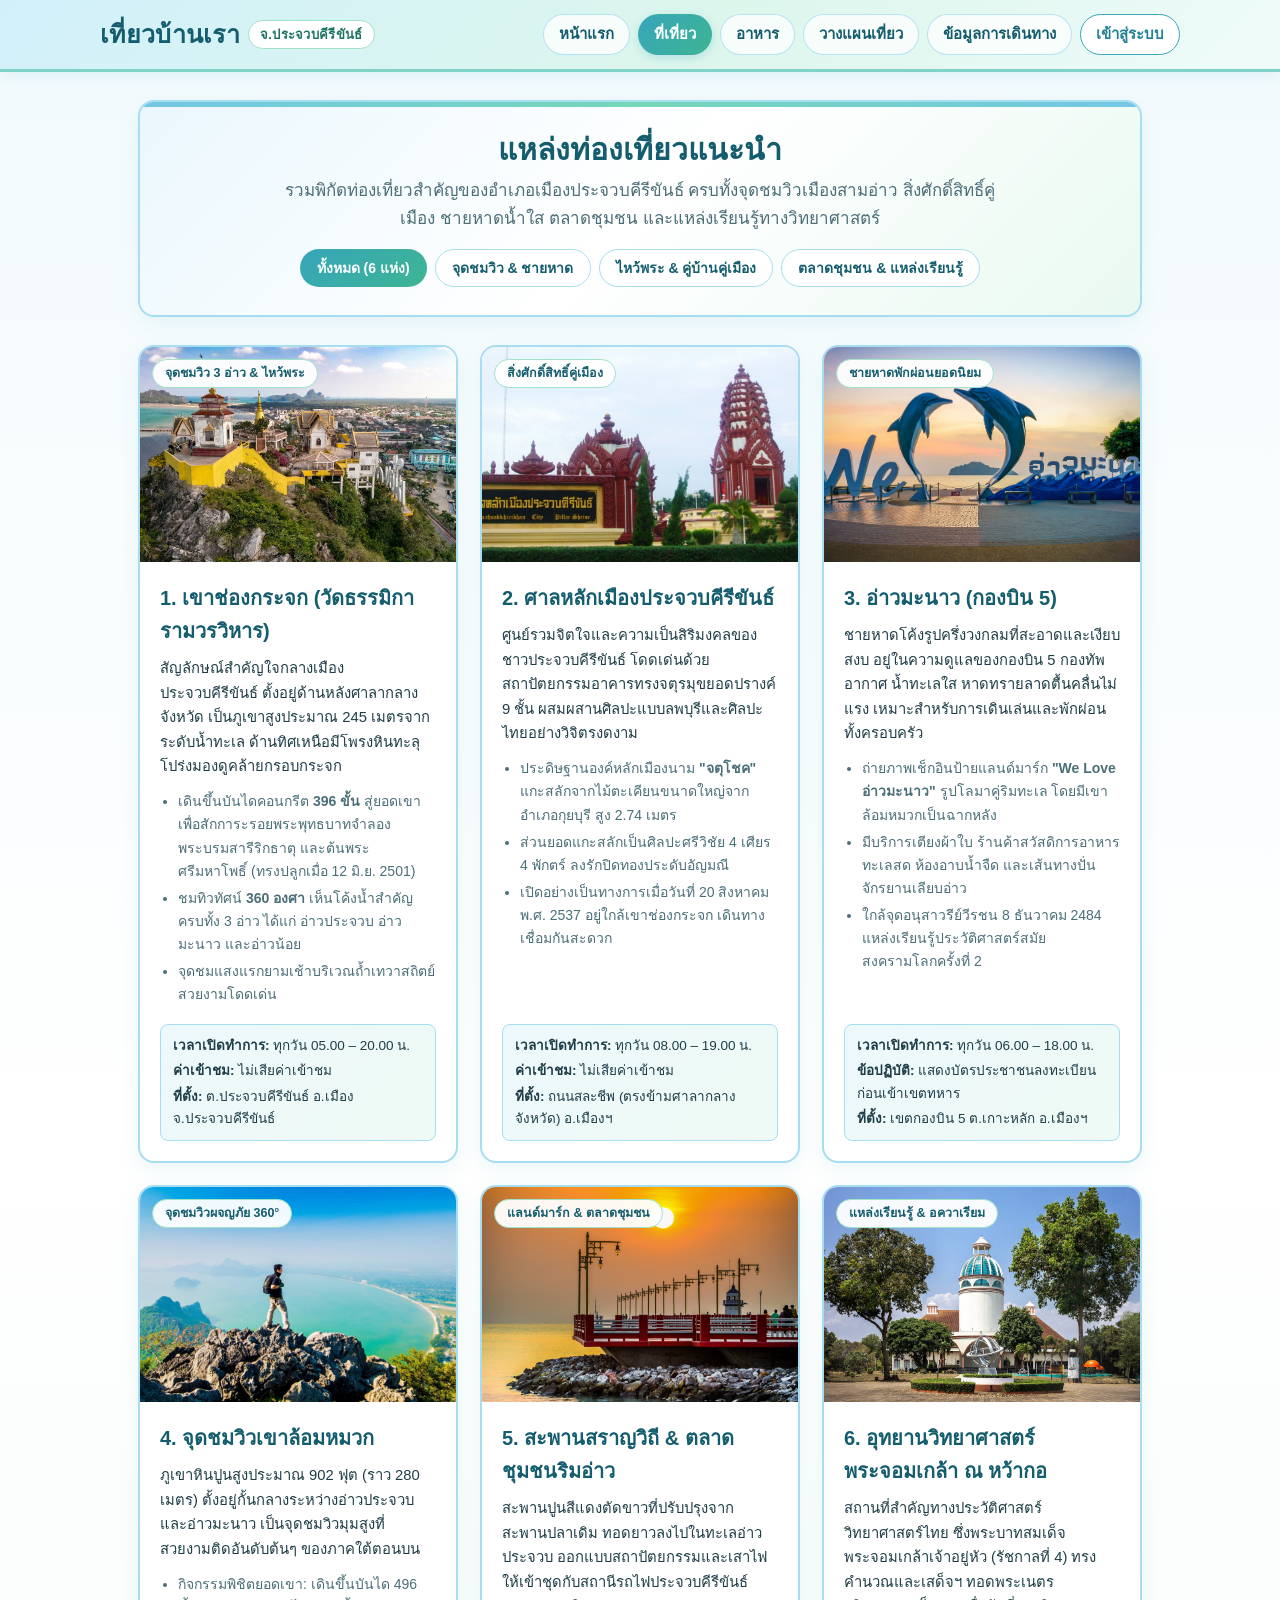
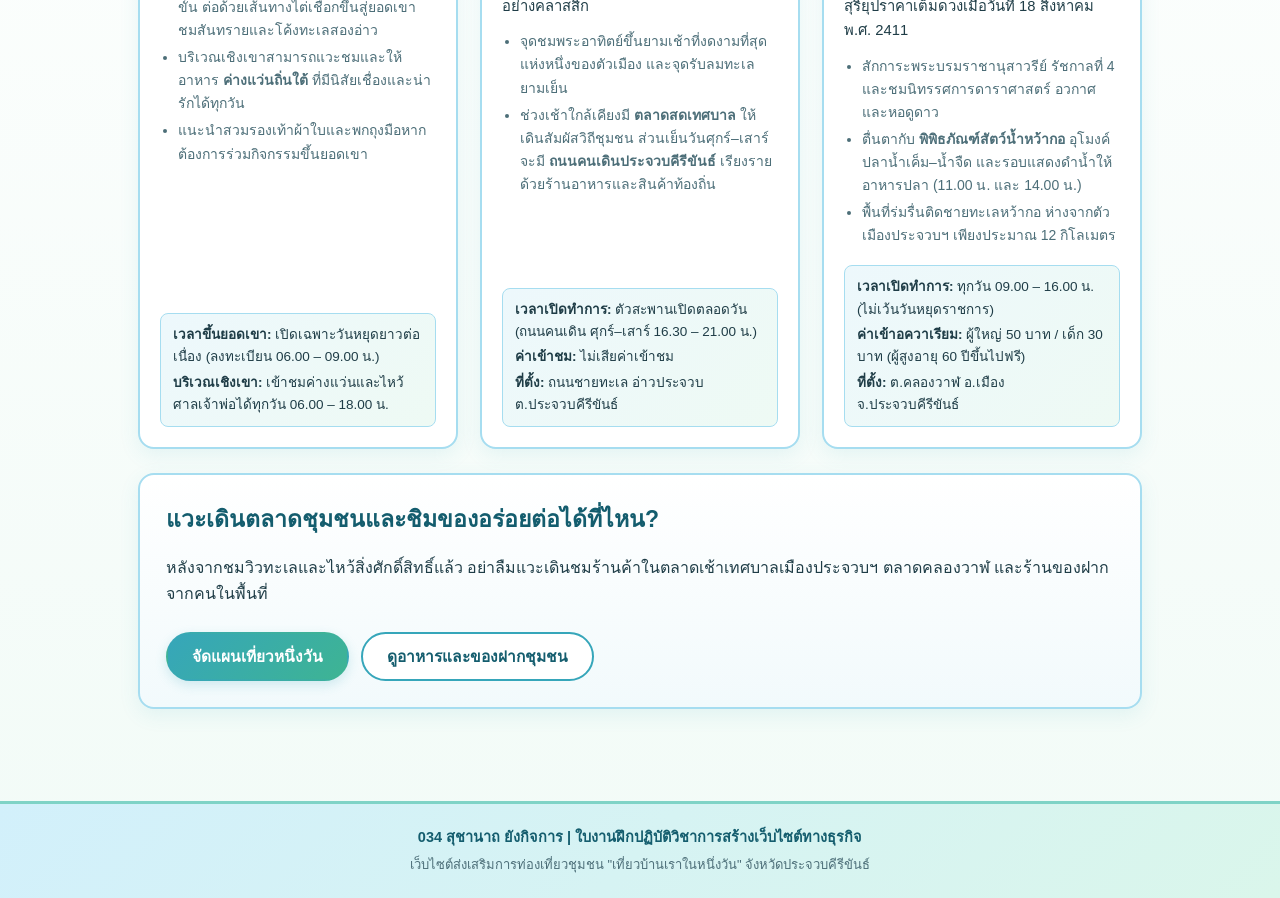
<file: places.html>
<!doctype html>
<html lang="th">
<head>
  <meta charset="utf-8">
  <meta name="viewport" content="width=device-width, initial-scale=1">
  <title>ที่เที่ยว | เที่ยวบ้านเรา</title>
  <link rel="stylesheet" href="style.css">
</head>
<body>
  <header>
    <div class="header-inner">
      <p class="site-name">
        <a href="index.html">เที่ยวบ้านเรา</a>
        <span class="site-subtitle">จ.ประจวบคีรีขันธ์</span>
      </p>
      <nav aria-label="เมนูหลัก">
        <ul>
          <li><a href="index.html">หน้าแรก</a></li>
          <li><a href="places.html" class="active">ที่เที่ยว</a></li>
          <li><a href="food.html">อาหาร</a></li>
          <li><a href="plan.html">วางแผนเที่ยว</a></li>
          <li><a href="travel.html">ข้อมูลการเดินทาง</a></li>
          <li><a href="login.html" class="nav-login" id="navLoginLink">เข้าสู่ระบบ</a></li>
        </ul>
      </nav>
    </div>
  </header>

  <main>
    <section class="page-hero">
      <h1>แหล่งท่องเที่ยวแนะนำ</h1>
      <p class="hero-lead">รวมพิกัดท่องเที่ยวสำคัญของอำเภอเมืองประจวบคีรีขันธ์ ครบทั้งจุดชมวิวเมืองสามอ่าว สิ่งศักดิ์สิทธิ์คู่เมือง ชายหาดน้ำใส ตลาดชุมชน และแหล่งเรียนรู้ทางวิทยาศาสตร์</p>
      <div class="filter-bar" style="margin-bottom: 0; margin-top: 16px;">
        <button type="button" class="filter-btn active" onclick="filterPlaces('all', this)">ทั้งหมด (6 แห่ง)</button>
        <button type="button" class="filter-btn" onclick="filterPlaces('view', this)">จุดชมวิว &amp; ชายหาด</button>
        <button type="button" class="filter-btn" onclick="filterPlaces('sacred', this)">ไหว้พระ &amp; คู่บ้านคู่เมือง</button>
        <button type="button" class="filter-btn" onclick="filterPlaces('community', this)">ตลาดชุมชน &amp; แหล่งเรียนรู้</button>
      </div>
    </section>

    <section class="places-grid" aria-label="รายการแหล่งท่องเที่ยว">
      <!-- 1. เขาช่องกระจก -->
      <article class="place-card" data-type="sacred view">
        <div class="place-img-wrap">
          <span class="place-tag">จุดชมวิว 3 อ่าว &amp; ไหว้พระ</span>
          <img src="images/Kaow.jpg" alt="เขาช่องกระจก วัดธรรมิการามวรวิหาร">
        </div>
        <div class="place-body">
          <h2>1. เขาช่องกระจก (วัดธรรมิการามวรวิหาร)</h2>
          <p>สัญลักษณ์สำคัญใจกลางเมืองประจวบคีรีขันธ์ ตั้งอยู่ด้านหลังศาลากลางจังหวัด เป็นภูเขาสูงประมาณ 245 เมตรจากระดับน้ำทะเล ด้านทิศเหนือมีโพรงหินทะลุโปร่งมองดูคล้ายกรอบกระจก</p>
          <ul class="place-highlights">
            <li>เดินขึ้นบันไดคอนกรีต <strong>396 ขั้น</strong> สู่ยอดเขาเพื่อสักการะรอยพระพุทธบาทจำลอง พระบรมสารีริกธาตุ และต้นพระศรีมหาโพธิ์ (ทรงปลูกเมื่อ 12 มิ.ย. 2501)</li>
            <li>ชมทิวทัศน์ <strong>360 องศา</strong> เห็นโค้งน้ำสำคัญครบทั้ง 3 อ่าว ได้แก่ อ่าวประจวบ อ่าวมะนาว และอ่าวน้อย</li>
            <li>จุดชมแสงแรกยามเช้าบริเวณถ้ำเทวาสถิตย์สวยงามโดดเด่น</li>
          </ul>
          <div class="place-meta">
            <div><strong>เวลาเปิดทำการ:</strong> ทุกวัน 05.00 – 20.00 น.</div>
            <div><strong>ค่าเข้าชม:</strong> ไม่เสียค่าเข้าชม</div>
            <div><strong>ที่ตั้ง:</strong> ต.ประจวบคีรีขันธ์ อ.เมือง จ.ประจวบคีรีขันธ์</div>
          </div>
        </div>
      </article>

      <!-- 2. ศาลหลักเมืองประจวบคีรีขันธ์ -->
      <article class="place-card" data-type="sacred">
        <div class="place-img-wrap">
          <span class="place-tag">สิ่งศักดิ์สิทธิ์คู่เมือง</span>
          <img src="images/lukmuang.jpg" alt="ศาลหลักเมืองประจวบคีรีขันธ์">
        </div>
        <div class="place-body">
          <h2>2. ศาลหลักเมืองประจวบคีรีขันธ์</h2>
          <p>ศูนย์รวมจิตใจและความเป็นสิริมงคลของชาวประจวบคีรีขันธ์ โดดเด่นด้วยสถาปัตยกรรมอาคารทรงจตุรมุขยอดปรางค์ 9 ชั้น ผสมผสานศิลปะแบบลพบุรีและศิลปะไทยอย่างวิจิตรงดงาม</p>
          <ul class="place-highlights">
            <li>ประดิษฐานองค์หลักเมืองนาม <strong>"จตุโชค"</strong> แกะสลักจากไม้ตะเคียนขนาดใหญ่จากอำเภอกุยบุรี สูง 2.74 เมตร</li>
            <li>ส่วนยอดแกะสลักเป็นศิลปะศรีวิชัย 4 เศียร 4 พักตร์ ลงรักปิดทองประดับอัญมณี</li>
            <li>เปิดอย่างเป็นทางการเมื่อวันที่ 20 สิงหาคม พ.ศ. 2537 อยู่ใกล้เขาช่องกระจก เดินทางเชื่อมกันสะดวก</li>
          </ul>
          <div class="place-meta">
            <div><strong>เวลาเปิดทำการ:</strong> ทุกวัน 08.00 – 19.00 น.</div>
            <div><strong>ค่าเข้าชม:</strong> ไม่เสียค่าเข้าชม</div>
            <div><strong>ที่ตั้ง:</strong> ถนนสละชีพ (ตรงข้ามศาลากลางจังหวัด) อ.เมืองฯ</div>
          </div>
        </div>
      </article>

      <!-- 3. อ่าวมะนาว -->
      <article class="place-card" data-type="view">
        <div class="place-img-wrap">
          <span class="place-tag">ชายหาดพักผ่อนยอดนิยม</span>
          <img src="images/aomanow.jpg" alt="อ่าวมะนาว กองบิน 5">
        </div>
        <div class="place-body">
          <h2>3. อ่าวมะนาว (กองบิน 5)</h2>
          <p>ชายหาดโค้งรูปครึ่งวงกลมที่สะอาดและเงียบสงบ อยู่ในความดูแลของกองบิน 5 กองทัพอากาศ น้ำทะเลใส หาดทรายลาดตื้นคลื่นไม่แรง เหมาะสำหรับการเดินเล่นและพักผ่อนทั้งครอบครัว</p>
          <ul class="place-highlights">
            <li>ถ่ายภาพเช็กอินป้ายแลนด์มาร์ก <strong>"We Love อ่าวมะนาว"</strong> รูปโลมาคู่ริมทะเล โดยมีเขาล้อมหมวกเป็นฉากหลัง</li>
            <li>มีบริการเตียงผ้าใบ ร้านค้าสวัสดิการอาหารทะเลสด ห้องอาบน้ำจืด และเส้นทางปั่นจักรยานเลียบอ่าว</li>
            <li>ใกล้จุดอนุสาวรีย์วีรชน 8 ธันวาคม 2484 แหล่งเรียนรู้ประวัติศาสตร์สมัยสงครามโลกครั้งที่ 2</li>
          </ul>
          <div class="place-meta">
            <div><strong>เวลาเปิดทำการ:</strong> ทุกวัน 06.00 – 18.00 น.</div>
            <div><strong>ข้อปฏิบัติ:</strong> แสดงบัตรประชาชนลงทะเบียนก่อนเข้าเขตทหาร</div>
            <div><strong>ที่ตั้ง:</strong> เขตกองบิน 5 ต.เกาะหลัก อ.เมืองฯ</div>
          </div>
        </div>
      </article>

      <!-- 4. เขาล้อมหมวก -->
      <article class="place-card" data-type="view">
        <div class="place-img-wrap">
          <span class="place-tag">จุดชมวิวผจญภัย 360°</span>
          <img src="images/KLM.jpg" alt="จุดชมวิวเขาล้อมหมวก กองบิน 5">
        </div>
        <div class="place-body">
          <h2>4. จุดชมวิวเขาล้อมหมวก</h2>
          <p>ภูเขาหินปูนสูงประมาณ 902 ฟุต (ราว 280 เมตร) ตั้งอยู่กั้นกลางระหว่างอ่าวประจวบและอ่าวมะนาว เป็นจุดชมวิวมุมสูงที่สวยงามติดอันดับต้นๆ ของภาคใต้ตอนบน</p>
          <ul class="place-highlights">
            <li>กิจกรรมพิชิตยอดเขา: เดินขึ้นบันได 496 ขั้น ต่อด้วยเส้นทางไต่เชือกขึ้นสู่ยอดเขา ชมสันทรายและโค้งทะเลสองอ่าว</li>
            <li>บริเวณเชิงเขาสามารถแวะชมและให้อาหาร <strong>ค่างแว่นถิ่นใต้</strong> ที่มีนิสัยเชื่องและน่ารักได้ทุกวัน</li>
            <li>แนะนำสวมรองเท้าผ้าใบและพกถุงมือหากต้องการร่วมกิจกรรมขึ้นยอดเขา</li>
          </ul>
          <div class="place-meta">
            <div><strong>เวลาขึ้นยอดเขา:</strong> เปิดเฉพาะวันหยุดยาวต่อเนื่อง (ลงทะเบียน 06.00 – 09.00 น.)</div>
            <div><strong>บริเวณเชิงเขา:</strong> เข้าชมค่างแว่นและไหว้ศาลเจ้าพ่อได้ทุกวัน 06.00 – 18.00 น.</div>
          </div>
        </div>
      </article>

      <!-- 5. สะพานสราญวิถี & ตลาดชุมชนถนนคนเดิน -->
      <article class="place-card" data-type="community view">
        <div class="place-img-wrap">
          <span class="place-tag">แลนด์มาร์ก &amp; ตลาดชุมชน</span>
          <img src="images/sapanpla.jpg" alt="สะพานสราญวิถี อ่าวประจวบ">
        </div>
        <div class="place-body">
          <h2>5. สะพานสราญวิถี &amp; ตลาดชุมชนริมอ่าว</h2>
          <p>สะพานปูนสีแดงตัดขาวที่ปรับปรุงจากสะพานปลาเดิม ทอดยาวลงไปในทะเลอ่าวประจวบ ออกแบบสถาปัตยกรรมและเสาไฟให้เข้าชุดกับสถานีรถไฟประจวบคีรีขันธ์อย่างคลาสสิก</p>
          <ul class="place-highlights">
            <li>จุดชมพระอาทิตย์ขึ้นยามเช้าที่งดงามที่สุดแห่งหนึ่งของตัวเมือง และจุดรับลมทะเลยามเย็น</li>
            <li>ช่วงเช้าใกล้เคียงมี <strong>ตลาดสดเทศบาล</strong> ให้เดินสัมผัสวิถีชุมชน ส่วนเย็นวันศุกร์–เสาร์จะมี <strong>ถนนคนเดินประจวบคีรีขันธ์</strong> เรียงรายด้วยร้านอาหารและสินค้าท้องถิ่น</li>
          </ul>
          <div class="place-meta">
            <div><strong>เวลาเปิดทำการ:</strong> ตัวสะพานเปิดตลอดวัน (ถนนคนเดิน ศุกร์–เสาร์ 16.30 – 21.00 น.)</div>
            <div><strong>ค่าเข้าชม:</strong> ไม่เสียค่าเข้าชม</div>
            <div><strong>ที่ตั้ง:</strong> ถนนชายทะเล อ่าวประจวบ ต.ประจวบคีรีขันธ์</div>
          </div>
        </div>
      </article>

      <!-- 6. อุทยานวิทยาศาสตร์พระจอมเกล้า ณ หว้ากอ -->
      <article class="place-card" data-type="community">
        <div class="place-img-wrap">
          <span class="place-tag">แหล่งเรียนรู้ &amp; อควาเรียม</span>
          <img src="images/wahko.jpg" alt="อุทยานวิทยาศาสตร์พระจอมเกล้า ณ หว้ากอ">
        </div>
        <div class="place-body">
          <h2>6. อุทยานวิทยาศาสตร์พระจอมเกล้า ณ หว้ากอ</h2>
          <p>สถานที่สำคัญทางประวัติศาสตร์วิทยาศาสตร์ไทย ซึ่งพระบาทสมเด็จพระจอมเกล้าเจ้าอยู่หัว (รัชกาลที่ 4) ทรงคำนวณและเสด็จฯ ทอดพระเนตรสุริยุปราคาเต็มดวงเมื่อวันที่ 18 สิงหาคม พ.ศ. 2411</p>
          <ul class="place-highlights">
            <li>สักการะพระบรมราชานุสาวรีย์ รัชกาลที่ 4 และชมนิทรรศการดาราศาสตร์ อวกาศ และหอดูดาว</li>
            <li>ตื่นตากับ <strong>พิพิธภัณฑ์สัตว์น้ำหว้ากอ</strong> อุโมงค์ปลาน้ำเค็ม–น้ำจืด และรอบแสดงดำน้ำให้อาหารปลา (11.00 น. และ 14.00 น.)</li>
            <li>พื้นที่ร่มรื่นติดชายทะเลหว้ากอ ห่างจากตัวเมืองประจวบฯ เพียงประมาณ 12 กิโลเมตร</li>
          </ul>
          <div class="place-meta">
            <div><strong>เวลาเปิดทำการ:</strong> ทุกวัน 09.00 – 16.00 น. (ไม่เว้นวันหยุดราชการ)</div>
            <div><strong>ค่าเข้าอควาเรียม:</strong> ผู้ใหญ่ 50 บาท / เด็ก 30 บาท (ผู้สูงอายุ 60 ปีขึ้นไปฟรี)</div>
            <div><strong>ที่ตั้ง:</strong> ต.คลองวาฬ อ.เมือง จ.ประจวบคีรีขันธ์</div>
          </div>
        </div>
      </article>
    </section>

    <section class="card">
      <h2>แวะเดินตลาดชุมชนและชิมของอร่อยต่อได้ที่ไหน?</h2>
      <p style="margin-bottom: 14px;">หลังจากชมวิวทะเลและไหว้สิ่งศักดิ์สิทธิ์แล้ว อย่าลืมแวะเดินชมร้านค้าในตลาดเช้าเทศบาลเมืองประจวบฯ ตลาดคลองวาฬ และร้านของฝากจากคนในพื้นที่</p>
      <div class="cta-bar" style="justify-content: flex-start; margin: 0;">
        <a class="button" href="plan.html">จัดแผนเที่ยวหนึ่งวัน</a>
        <a class="button button-outline" href="food.html">ดูอาหารและของฝากชุมชน</a>
      </div>
    </section>
  </main>

  <footer>
    <p>034 สุชานาถ ยังกิจการ | ใบงานฝึกปฏิบัติวิชาการสร้างเว็บไซต์ทางธุรกิจ</p>
    <p class="footer-sub">เว็บไซต์ส่งเสริมการท่องเที่ยวชุมชน "เที่ยวบ้านเราในหนึ่งวัน" จังหวัดประจวบคีรีขันธ์</p>
  </footer>

  <script>
    function filterPlaces(type, btn) {
      const cards = document.querySelectorAll(".place-card");
      const btns = document.querySelectorAll(".filter-btn");
      btns.forEach(function (b) { b.classList.remove("active"); });
      btn.classList.add("active");

      cards.forEach(function (card) {
        const cardTypes = card.getAttribute("data-type");
        if (type === "all" || cardTypes.indexOf(type) !== -1) {
          card.style.display = "flex";
        } else {
          card.style.display = "none";
        }
      });
    }

    (function () {
      try {
        const loggedUser = localStorage.getItem("travelCurrentUser_034");
        const navLink = document.getElementById("navLoginLink");
        if (loggedUser && navLink) {
          navLink.textContent = "บัญชี: " + loggedUser;
        }
      } catch (e) {}
    })();
  </script>
</body>
</html>
</file>
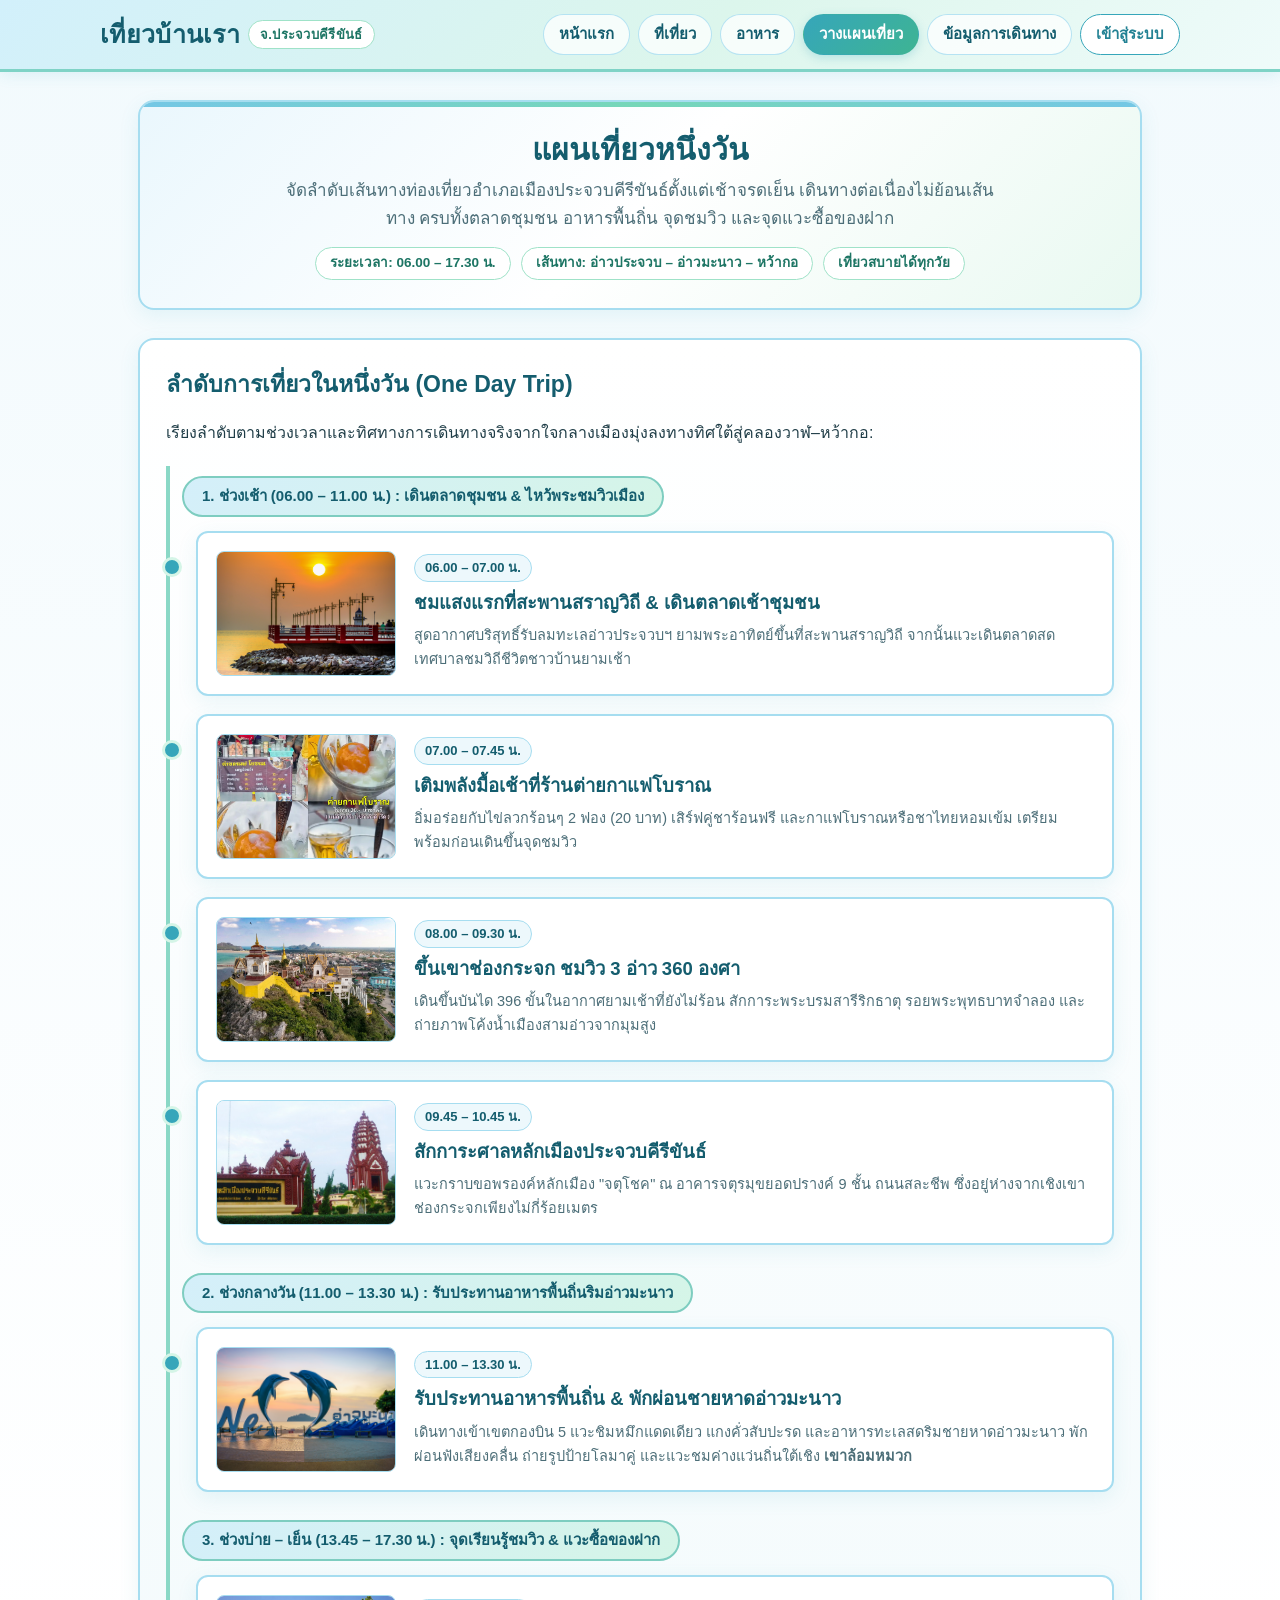
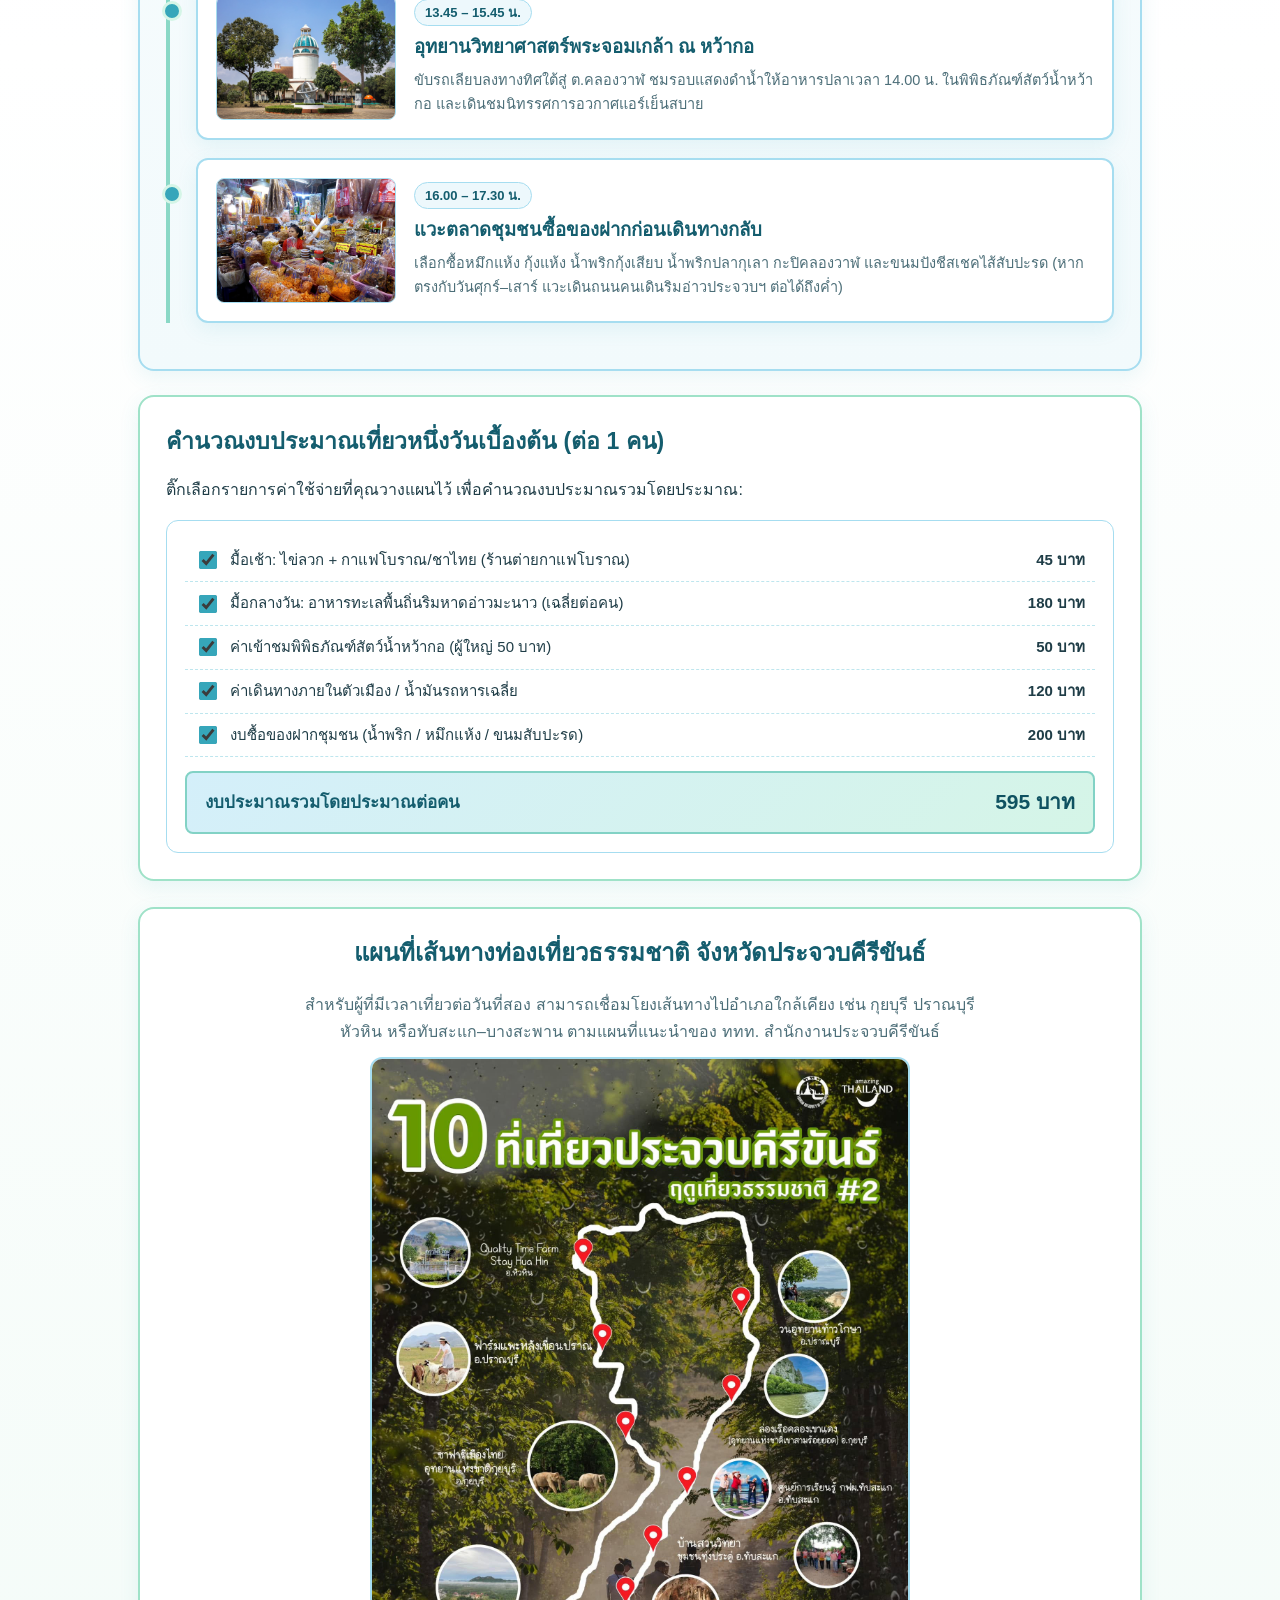
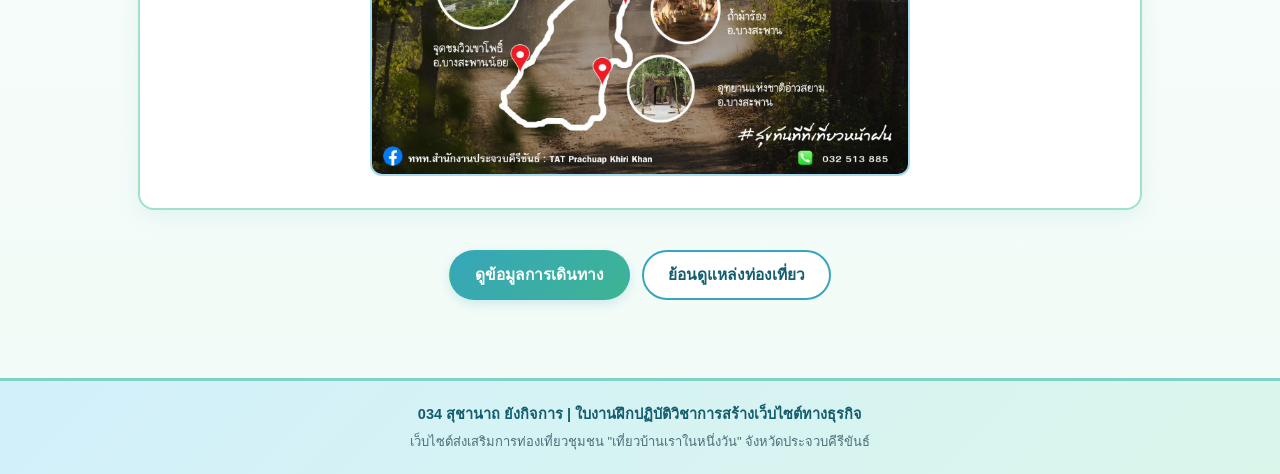
<file: plan.html>
<!doctype html>
<html lang="th">
<head>
  <meta charset="utf-8">
  <meta name="viewport" content="width=device-width, initial-scale=1">
  <title>วางแผนเที่ยว | เที่ยวบ้านเรา</title>
  <link rel="stylesheet" href="style.css">
</head>
<body>
  <header>
    <div class="header-inner">
      <p class="site-name">
        <a href="index.html">เที่ยวบ้านเรา</a>
        <span class="site-subtitle">จ.ประจวบคีรีขันธ์</span>
      </p>
      <nav aria-label="เมนูหลัก">
        <ul>
          <li><a href="index.html">หน้าแรก</a></li>
          <li><a href="places.html">ที่เที่ยว</a></li>
          <li><a href="food.html">อาหาร</a></li>
          <li><a href="plan.html" class="active">วางแผนเที่ยว</a></li>
          <li><a href="travel.html">ข้อมูลการเดินทาง</a></li>
          <li><a href="login.html" class="nav-login" id="navLoginLink">เข้าสู่ระบบ</a></li>
        </ul>
      </nav>
    </div>
  </header>

  <main>
    <section class="page-hero">
      <h1>แผนเที่ยวหนึ่งวัน</h1>
      <p class="hero-lead">จัดลำดับเส้นทางท่องเที่ยวอำเภอเมืองประจวบคีรีขันธ์ตั้งแต่เช้าจรดเย็น เดินทางต่อเนื่องไม่ย้อนเส้นทาง ครบทั้งตลาดชุมชน อาหารพื้นถิ่น จุดชมวิว และจุดแวะซื้อของฝาก</p>
      <div class="badge-row">
        <span class="badge">ระยะเวลา: 06.00 – 17.30 น.</span>
        <span class="badge">เส้นทาง: อ่าวประจวบ – อ่าวมะนาว – หว้ากอ</span>
        <span class="badge">เที่ยวสบายได้ทุกวัย</span>
      </div>
    </section>

    <section class="card">
      <h2>ลำดับการเที่ยวในหนึ่งวัน (One Day Trip)</h2>
      <p>เรียงลำดับตามช่วงเวลาและทิศทางการเดินทางจริงจากใจกลางเมืองมุ่งลงทางทิศใต้สู่คลองวาฬ–หว้ากอ:</p>

      <div class="timeline">
        <!-- ช่วงเช้า -->
        <div class="timeline-period">1. ช่วงเช้า (06.00 – 11.00 น.) : เดินตลาดชุมชน &amp; ไหว้พระชมวิวเมือง</div>

        <article class="timeline-item">
          <img src="images/sapanpla.jpg" alt="ชมพระอาทิตย์ขึ้นสะพานสราญวิถี">
          <div class="timeline-content">
            <span class="timeline-time">06.00 – 07.00 น.</span>
            <h3>ชมแสงแรกที่สะพานสราญวิถี &amp; เดินตลาดเช้าชุมชน</h3>
            <p>สูดอากาศบริสุทธิ์รับลมทะเลอ่าวประจวบฯ ยามพระอาทิตย์ขึ้นที่สะพานสราญวิถี จากนั้นแวะเดินตลาดสดเทศบาลชมวิถีชีวิตชาวบ้านยามเช้า</p>
          </div>
        </article>

        <article class="timeline-item">
          <img src="images/pic2.png" alt="มื้อเช้าต่ายกาแฟโบราณและไข่ลวก">
          <div class="timeline-content">
            <span class="timeline-time">07.00 – 07.45 น.</span>
            <h3>เติมพลังมื้อเช้าที่ร้านต่ายกาแฟโบราณ</h3>
            <p>อิ่มอร่อยกับไข่ลวกร้อนๆ 2 ฟอง (20 บาท) เสิร์ฟคู่ชาร้อนฟรี และกาแฟโบราณหรือชาไทยหอมเข้ม เตรียมพร้อมก่อนเดินขึ้นจุดชมวิว</p>
          </div>
        </article>

        <article class="timeline-item">
          <img src="images/Kaow.jpg" alt="เขาช่องกระจกและวัดธรรมิการามวรวิหาร">
          <div class="timeline-content">
            <span class="timeline-time">08.00 – 09.30 น.</span>
            <h3>ขึ้นเขาช่องกระจก ชมวิว 3 อ่าว 360 องศา</h3>
            <p>เดินขึ้นบันได 396 ขั้นในอากาศยามเช้าที่ยังไม่ร้อน สักการะพระบรมสารีริกธาตุ รอยพระพุทธบาทจำลอง และถ่ายภาพโค้งน้ำเมืองสามอ่าวจากมุมสูง</p>
          </div>
        </article>

        <article class="timeline-item">
          <img src="images/lukmuang.jpg" alt="ศาลหลักเมืองประจวบคีรีขันธ์">
          <div class="timeline-content">
            <span class="timeline-time">09.45 – 10.45 น.</span>
            <h3>สักการะศาลหลักเมืองประจวบคีรีขันธ์</h3>
            <p>แวะกราบขอพรองค์หลักเมือง "จตุโชค" ณ อาคารจตุรมุขยอดปรางค์ 9 ชั้น ถนนสละชีพ ซึ่งอยู่ห่างจากเชิงเขาช่องกระจกเพียงไม่กี่ร้อยเมตร</p>
          </div>
        </article>

        <!-- ช่วงกลางวัน -->
        <div class="timeline-period">2. ช่วงกลางวัน (11.00 – 13.30 น.) : รับประทานอาหารพื้นถิ่นริมอ่าวมะนาว</div>

        <article class="timeline-item">
          <img src="images/aomanow.jpg" alt="อ่าวมะนาว กองบิน 5">
          <div class="timeline-content">
            <span class="timeline-time">11.00 – 13.30 น.</span>
            <h3>รับประทานอาหารพื้นถิ่น &amp; พักผ่อนชายหาดอ่าวมะนาว</h3>
            <p>เดินทางเข้าเขตกองบิน 5 แวะชิมหมึกแดดเดียว แกงคั่วสับปะรด และอาหารทะเลสดริมชายหาดอ่าวมะนาว พักผ่อนฟังเสียงคลื่น ถ่ายรูปป้ายโลมาคู่ และแวะชมค่างแว่นถิ่นใต้เชิง <strong>เขาล้อมหมวก</strong></p>
          </div>
        </article>

        <!-- ช่วงบ่าย -->
        <div class="timeline-period">3. ช่วงบ่าย – เย็น (13.45 – 17.30 น.) : จุดเรียนรู้ชมวิว &amp; แวะซื้อของฝาก</div>

        <article class="timeline-item">
          <img src="images/wahko.jpg" alt="อุทยานวิทยาศาสตร์พระจอมเกล้า ณ หว้ากอ">
          <div class="timeline-content">
            <span class="timeline-time">13.45 – 15.45 น.</span>
            <h3>อุทยานวิทยาศาสตร์พระจอมเกล้า ณ หว้ากอ</h3>
            <p>ขับรถเลียบลงทางทิศใต้สู่ ต.คลองวาฬ ชมรอบแสดงดำน้ำให้อาหารปลาเวลา 14.00 น. ในพิพิธภัณฑ์สัตว์น้ำหว้ากอ และเดินชมนิทรรศการอวกาศแอร์เย็นสบาย</p>
          </div>
        </article>

        <article class="timeline-item">
          <img src="images/market1.jpg" alt="แวะตลาดชุมชนซื้อของฝาก">
          <div class="timeline-content">
            <span class="timeline-time">16.00 – 17.30 น.</span>
            <h3>แวะตลาดชุมชนซื้อของฝากก่อนเดินทางกลับ</h3>
            <p>เลือกซื้อหมึกแห้ง กุ้งแห้ง น้ำพริกกุ้งเสียบ น้ำพริกปลากุเลา กะปิคลองวาฬ และขนมปังชีสเชคไส้สับปะรด (หากตรงกับวันศุกร์–เสาร์ แวะเดินถนนคนเดินริมอ่าวประจวบฯ ต่อได้ถึงค่ำ)</p>
          </div>
        </article>
      </div>
    </section>

    <!-- โปรแกรมคำนวณงบประมาณแบบโต้ตอบ -->
    <section class="card card-white">
      <h2>คำนวณงบประมาณเที่ยวหนึ่งวันเบื้องต้น (ต่อ 1 คน)</h2>
      <p>ติ๊กเลือกรายการค่าใช้จ่ายที่คุณวางแผนไว้ เพื่อคำนวณงบประมาณรวมโดยประมาณ:</p>

      <div class="budget-box">
        <div class="budget-item">
          <label><input type="checkbox" class="budget-check" value="45" checked onchange="calcBudget()"> มื้อเช้า: ไข่ลวก + กาแฟโบราณ/ชาไทย (ร้านต่ายกาแฟโบราณ)</label>
          <strong>45 บาท</strong>
        </div>
        <div class="budget-item">
          <label><input type="checkbox" class="budget-check" value="180" checked onchange="calcBudget()"> มื้อกลางวัน: อาหารทะเลพื้นถิ่นริมหาดอ่าวมะนาว (เฉลี่ยต่อคน)</label>
          <strong>180 บาท</strong>
        </div>
        <div class="budget-item">
          <label><input type="checkbox" class="budget-check" value="50" checked onchange="calcBudget()"> ค่าเข้าชมพิพิธภัณฑ์สัตว์น้ำหว้ากอ (ผู้ใหญ่ 50 บาท)</label>
          <strong>50 บาท</strong>
        </div>
        <div class="budget-item">
          <label><input type="checkbox" class="budget-check" value="120" checked onchange="calcBudget()"> ค่าเดินทางภายในตัวเมือง / น้ำมันรถหารเฉลี่ย</label>
          <strong>120 บาท</strong>
        </div>
        <div class="budget-item">
          <label><input type="checkbox" class="budget-check" value="200" checked onchange="calcBudget()"> งบซื้อของฝากชุมชน (น้ำพริก / หมึกแห้ง / ขนมสับปะรด)</label>
          <strong>200 บาท</strong>
        </div>

        <div class="budget-total">
          <span>งบประมาณรวมโดยประมาณต่อคน</span>
          <span id="budgetSum">595 บาท</span>
        </div>
      </div>
    </section>

    <!-- แผนที่ท่องเที่ยวเพิ่มเติมจากโฟลเดอร์ภาพของครู -->
    <section class="map-showcase">
      <h2 style="color:#145D6E; margin-top:0;">แผนที่เส้นทางท่องเที่ยวธรรมชาติ จังหวัดประจวบคีรีขันธ์</h2>
      <p style="color:#4C6E78; max-width:680px; margin:0 auto;">สำหรับผู้ที่มีเวลาเที่ยวต่อวันที่สอง สามารถเชื่อมโยงเส้นทางไปอำเภอใกล้เคียง เช่น กุยบุรี ปราณบุรี หัวหิน หรือทับสะแก–บางสะพาน ตามแผนที่แนะนำของ ททท. สำนักงานประจวบคีรีขันธ์</p>
      <img src="images/maptravel.jpg" alt="แผนที่ 10 ที่เที่ยวประจวบคีรีขันธ์ ททท.">
    </section>

    <div class="cta-bar">
      <a class="button" href="travel.html">ดูข้อมูลการเดินทาง</a>
      <a class="button button-outline" href="places.html">ย้อนดูแหล่งท่องเที่ยว</a>
    </div>
  </main>

  <footer>
    <p>034 สุชานาถ ยังกิจการ | ใบงานฝึกปฏิบัติวิชาการสร้างเว็บไซต์ทางธุรกิจ</p>
    <p class="footer-sub">เว็บไซต์ส่งเสริมการท่องเที่ยวชุมชน "เที่ยวบ้านเราในหนึ่งวัน" จังหวัดประจวบคีรีขันธ์</p>
  </footer>

  <script>
    function calcBudget() {
      const checks = document.querySelectorAll(".budget-check");
      let total = 0;
      checks.forEach(function (chk) {
        if (chk.checked) {
          total += parseInt(chk.value, 10);
        }
      });
      document.getElementById("budgetSum").textContent = total.toLocaleString("th-TH") + " บาท";
    }

    (function () {
      try {
        const loggedUser = localStorage.getItem("travelCurrentUser_034");
        const navLink = document.getElementById("navLoginLink");
        if (loggedUser && navLink) {
          navLink.textContent = "บัญชี: " + loggedUser;
        }
      } catch (e) {}
    })();
  </script>
</body>
</html>
</file>
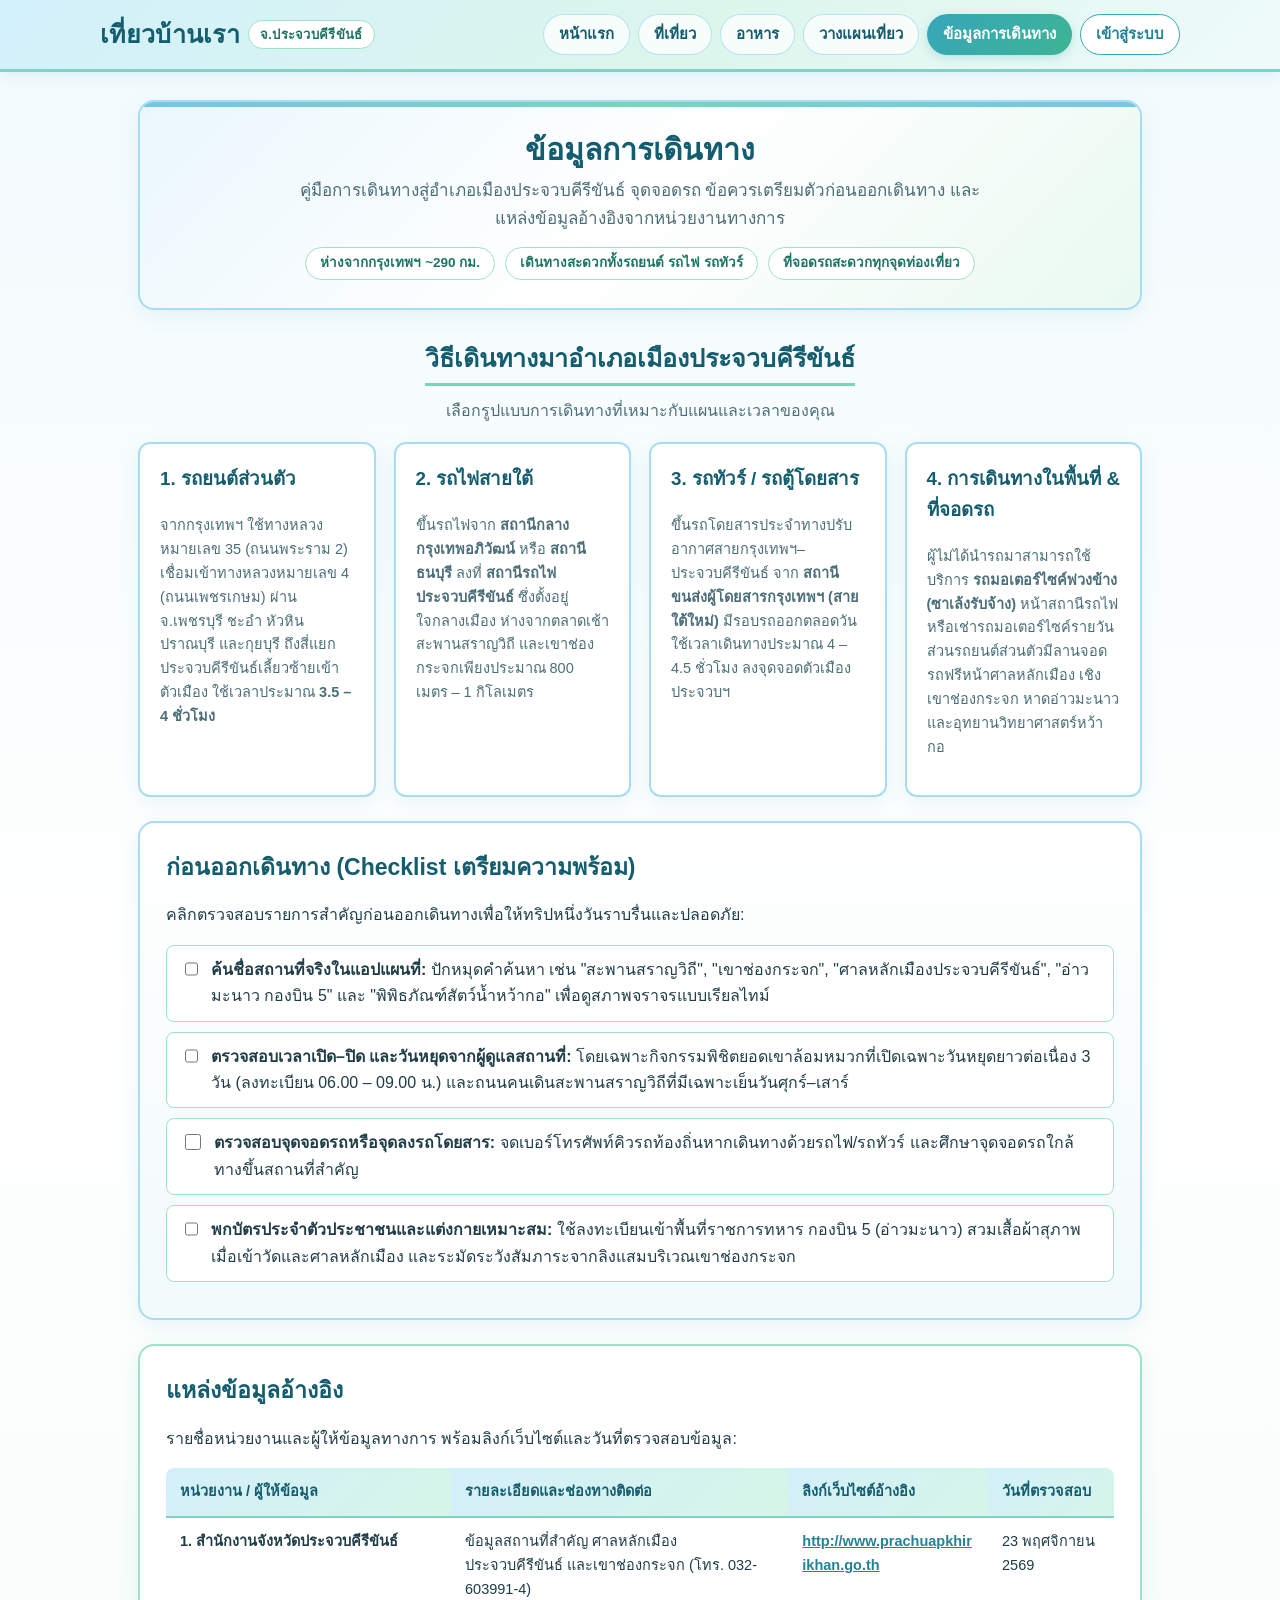
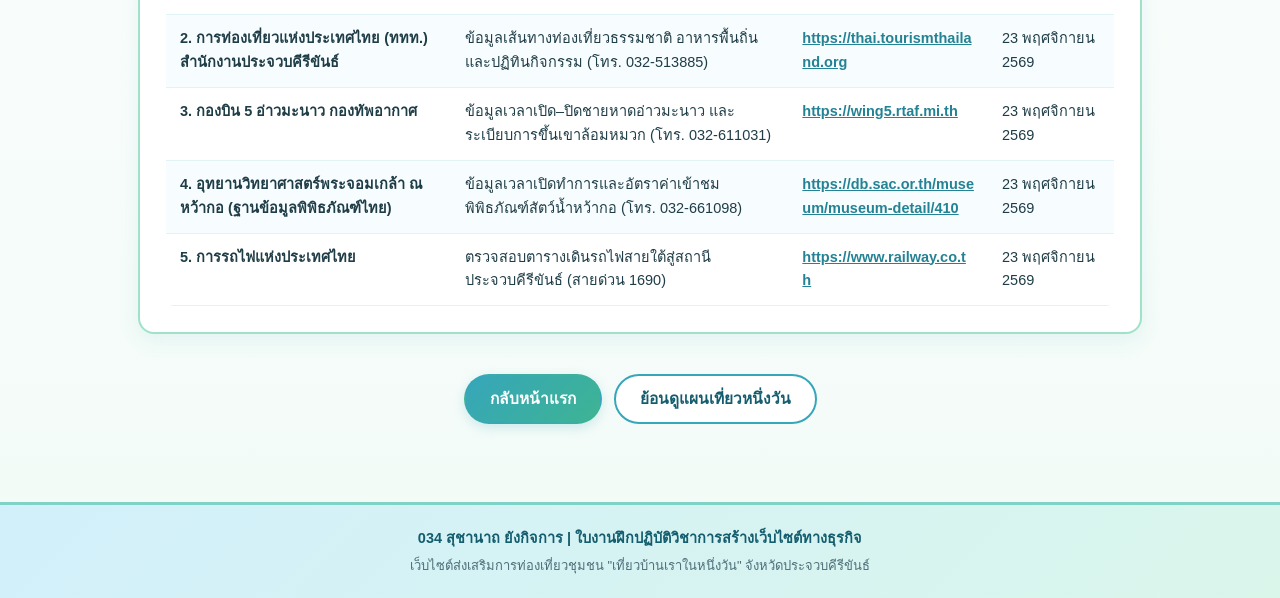
<file: travel.html>
<!doctype html>
<html lang="th">
<head>
  <meta charset="utf-8">
  <meta name="viewport" content="width=device-width, initial-scale=1">
  <title>ข้อมูลการเดินทาง | เที่ยวบ้านเรา</title>
  <link rel="stylesheet" href="style.css">
</head>
<body>
  <header>
    <div class="header-inner">
      <p class="site-name">
        <a href="index.html">เที่ยวบ้านเรา</a>
        <span class="site-subtitle">จ.ประจวบคีรีขันธ์</span>
      </p>
      <nav aria-label="เมนูหลัก">
        <ul>
          <li><a href="index.html">หน้าแรก</a></li>
          <li><a href="places.html">ที่เที่ยว</a></li>
          <li><a href="food.html">อาหาร</a></li>
          <li><a href="plan.html">วางแผนเที่ยว</a></li>
          <li><a href="travel.html" class="active">ข้อมูลการเดินทาง</a></li>
          <li><a href="login.html" class="nav-login" id="navLoginLink">เข้าสู่ระบบ</a></li>
        </ul>
      </nav>
    </div>
  </header>

  <main>
    <section class="page-hero">
      <h1>ข้อมูลการเดินทาง</h1>
      <p class="hero-lead">คู่มือการเดินทางสู่อำเภอเมืองประจวบคีรีขันธ์ จุดจอดรถ ข้อควรเตรียมตัวก่อนออกเดินทาง และแหล่งข้อมูลอ้างอิงจากหน่วยงานทางการ</p>
      <div class="badge-row">
        <span class="badge">ห่างจากกรุงเทพฯ ~290 กม.</span>
        <span class="badge">เดินทางสะดวกทั้งรถยนต์ รถไฟ รถทัวร์</span>
        <span class="badge">ที่จอดรถสะดวกทุกจุดท่องเที่ยว</span>
      </div>
    </section>

    <!-- วิธีการเดินทาง -->
    <div class="section-heading" style="margin-top: 10px;">
      <h2>วิธีเดินทางมาอำเภอเมืองประจวบคีรีขันธ์</h2>
      <p>เลือกรูปแบบการเดินทางที่เหมาะกับแผนและเวลาของคุณ</p>
    </div>

    <section class="transport-grid" aria-label="ช่องทางการเดินทาง">
      <article class="transport-card">
        <h3>1. รถยนต์ส่วนตัว</h3>
        <p style="font-size:14.5px; color:#4C6E78;">จากกรุงเทพฯ ใช้ทางหลวงหมายเลข 35 (ถนนพระราม 2) เชื่อมเข้าทางหลวงหมายเลข 4 (ถนนเพชรเกษม) ผ่าน จ.เพชรบุรี ชะอำ หัวหิน ปราณบุรี และกุยบุรี ถึงสี่แยกประจวบคีรีขันธ์เลี้ยวซ้ายเข้าตัวเมือง ใช้เวลาประมาณ <strong>3.5 – 4 ชั่วโมง</strong></p>
      </article>

      <article class="transport-card">
        <h3>2. รถไฟสายใต้</h3>
        <p style="font-size:14.5px; color:#4C6E78;">ขึ้นรถไฟจาก <strong>สถานีกลางกรุงเทพอภิวัฒน์</strong> หรือ <strong>สถานีธนบุรี</strong> ลงที่ <strong>สถานีรถไฟประจวบคีรีขันธ์</strong> ซึ่งตั้งอยู่ใจกลางเมือง ห่างจากตลาดเช้า สะพานสราญวิถี และเขาช่องกระจกเพียงประมาณ 800 เมตร – 1 กิโลเมตร</p>
      </article>

      <article class="transport-card">
        <h3>3. รถทัวร์ / รถตู้โดยสาร</h3>
        <p style="font-size:14.5px; color:#4C6E78;">ขึ้นรถโดยสารประจำทางปรับอากาศสายกรุงเทพฯ–ประจวบคีรีขันธ์ จาก <strong>สถานีขนส่งผู้โดยสารกรุงเทพฯ (สายใต้ใหม่)</strong> มีรอบรถออกตลอดวัน ใช้เวลาเดินทางประมาณ 4 – 4.5 ชั่วโมง ลงจุดจอดตัวเมืองประจวบฯ</p>
      </article>

      <article class="transport-card">
        <h3>4. การเดินทางในพื้นที่ &amp; ที่จอดรถ</h3>
        <p style="font-size:14.5px; color:#4C6E78;">ผู้ไม่ได้นำรถมาสามารถใช้บริการ <strong>รถมอเตอร์ไซค์พ่วงข้าง (ซาเล้งรับจ้าง)</strong> หน้าสถานีรถไฟ หรือเช่ารถมอเตอร์ไซค์รายวัน ส่วนรถยนต์ส่วนตัวมีลานจอดรถฟรีหน้าศาลหลักเมือง เชิงเขาช่องกระจก หาดอ่าวมะนาว และอุทยานวิทยาศาสตร์หว้ากอ</p>
      </article>
    </section>

    <!-- การ์ดที่ 1 ตามใบงานครู: ก่อนออกเดินทาง -->
    <section class="card">
      <h2>ก่อนออกเดินทาง (Checklist เตรียมความพร้อม)</h2>
      <p>คลิกตรวจสอบรายการสำคัญก่อนออกเดินทางเพื่อให้ทริปหนึ่งวันราบรื่นและปลอดภัย:</p>

      <ul class="checklist">
        <li>
          <input type="checkbox" id="chk1">
          <label for="chk1"><strong>ค้นชื่อสถานที่จริงในแอปแผนที่:</strong> ปักหมุดคำค้นหา เช่น "สะพานสราญวิถี", "เขาช่องกระจก", "ศาลหลักเมืองประจวบคีรีขันธ์", "อ่าวมะนาว กองบิน 5" และ "พิพิธภัณฑ์สัตว์น้ำหว้ากอ" เพื่อดูสภาพจราจรแบบเรียลไทม์</label>
        </li>
        <li>
          <input type="checkbox" id="chk2">
          <label for="chk2"><strong>ตรวจสอบเวลาเปิด–ปิด และวันหยุดจากผู้ดูแลสถานที่:</strong> โดยเฉพาะกิจกรรมพิชิตยอดเขาล้อมหมวกที่เปิดเฉพาะวันหยุดยาวต่อเนื่อง 3 วัน (ลงทะเบียน 06.00 – 09.00 น.) และถนนคนเดินสะพานสราญวิถีที่มีเฉพาะเย็นวันศุกร์–เสาร์</label>
        </li>
        <li>
          <input type="checkbox" id="chk3">
          <label for="chk3"><strong>ตรวจสอบจุดจอดรถหรือจุดลงรถโดยสาร:</strong> จดเบอร์โทรศัพท์คิวรถท้องถิ่นหากเดินทางด้วยรถไฟ/รถทัวร์ และศึกษาจุดจอดรถใกล้ทางขึ้นสถานที่สำคัญ</label>
        </li>
        <li>
          <input type="checkbox" id="chk4">
          <label for="chk4"><strong>พกบัตรประจำตัวประชาชนและแต่งกายเหมาะสม:</strong> ใช้ลงทะเบียนเข้าพื้นที่ราชการทหาร กองบิน 5 (อ่าวมะนาว) สวมเสื้อผ้าสุภาพเมื่อเข้าวัดและศาลหลักเมือง และระมัดระวังสัมภาระจากลิงแสมบริเวณเขาช่องกระจก</label>
        </li>
      </ul>
    </section>

    <!-- การ์ดที่ 2 ตามใบงานครู: แหล่งข้อมูล -->
    <section class="card card-white">
      <h2>แหล่งข้อมูลอ้างอิง</h2>
      <p>รายชื่อหน่วยงานและผู้ให้ข้อมูลทางการ พร้อมลิงก์เว็บไซต์และวันที่ตรวจสอบข้อมูล:</p>

      <div class="source-table-wrap">
        <table class="source-table">
          <thead>
            <tr>
              <th>หน่วยงาน / ผู้ให้ข้อมูล</th>
              <th>รายละเอียดและช่องทางติดต่อ</th>
              <th>ลิงก์เว็บไซต์อ้างอิง</th>
              <th>วันที่ตรวจสอบ</th>
            </tr>
          </thead>
          <tbody>
            <tr>
              <td><strong>1. สำนักงานจังหวัดประจวบคีรีขันธ์</strong></td>
              <td>ข้อมูลสถานที่สำคัญ ศาลหลักเมืองประจวบคีรีขันธ์ และเขาช่องกระจก (โทร. 032-603991-4)</td>
              <td><a href="http://www.prachuapkhirikhan.go.th" target="_blank" rel="noopener">http://www.prachuapkhirikhan.go.th</a></td>
              <td>23 พฤศจิกายน 2569</td>
            </tr>
            <tr>
              <td><strong>2. การท่องเที่ยวแห่งประเทศไทย (ททท.) สำนักงานประจวบคีรีขันธ์</strong></td>
              <td>ข้อมูลเส้นทางท่องเที่ยวธรรมชาติ อาหารพื้นถิ่น และปฏิทินกิจกรรม (โทร. 032-513885)</td>
              <td><a href="https://thai.tourismthailand.org" target="_blank" rel="noopener">https://thai.tourismthailand.org</a></td>
              <td>23 พฤศจิกายน 2569</td>
            </tr>
            <tr>
              <td><strong>3. กองบิน 5 อ่าวมะนาว กองทัพอากาศ</strong></td>
              <td>ข้อมูลเวลาเปิด–ปิดชายหาดอ่าวมะนาว และระเบียบการขึ้นเขาล้อมหมวก (โทร. 032-611031)</td>
              <td><a href="https://wing5.rtaf.mi.th" target="_blank" rel="noopener">https://wing5.rtaf.mi.th</a></td>
              <td>23 พฤศจิกายน 2569</td>
            </tr>
            <tr>
              <td><strong>4. อุทยานวิทยาศาสตร์พระจอมเกล้า ณ หว้ากอ (ฐานข้อมูลพิพิธภัณฑ์ไทย)</strong></td>
              <td>ข้อมูลเวลาเปิดทำการและอัตราค่าเข้าชมพิพิธภัณฑ์สัตว์น้ำหว้ากอ (โทร. 032-661098)</td>
              <td><a href="https://db.sac.or.th/museum/museum-detail/410" target="_blank" rel="noopener">https://db.sac.or.th/museum/museum-detail/410</a></td>
              <td>23 พฤศจิกายน 2569</td>
            </tr>
            <tr>
              <td><strong>5. การรถไฟแห่งประเทศไทย</strong></td>
              <td>ตรวจสอบตารางเดินรถไฟสายใต้สู่สถานีประจวบคีรีขันธ์ (สายด่วน 1690)</td>
              <td><a href="https://www.railway.co.th" target="_blank" rel="noopener">https://www.railway.co.th</a></td>
              <td>23 พฤศจิกายน 2569</td>
            </tr>
          </tbody>
        </table>
      </div>
    </section>

    <div class="cta-bar">
      <a class="button" href="index.html">กลับหน้าแรก</a>
      <a class="button button-outline" href="plan.html">ย้อนดูแผนเที่ยวหนึ่งวัน</a>
    </div>
  </main>

  <footer>
    <p>034 สุชานาถ ยังกิจการ | ใบงานฝึกปฏิบัติวิชาการสร้างเว็บไซต์ทางธุรกิจ</p>
    <p class="footer-sub">เว็บไซต์ส่งเสริมการท่องเที่ยวชุมชน "เที่ยวบ้านเราในหนึ่งวัน" จังหวัดประจวบคีรีขันธ์</p>
  </footer>

  <script>
    (function () {
      try {
        const loggedUser = localStorage.getItem("travelCurrentUser_034");
        const navLink = document.getElementById("navLoginLink");
        if (loggedUser && navLink) {
          navLink.textContent = "บัญชี: " + loggedUser;
        }
      } catch (e) {}
    })();
  </script>
</body>
</html>
</file>
<file: style.css>
/* =========================================================
   ไฟล์ตกแต่งเว็บไซต์ "เที่ยวบ้านเรา" จังหวัดประจวบคีรีขันธ์
   จัดทำโดย: 034 สุชานาถ ยังกิจการ
   โทนสีหลัก: สีอ่อน ฟ้าพาสเทล – เขียวมิ้นท์ธรรมชาติ – ขาวสะอาดตา
   ========================================================= */

* {
  box-sizing: border-box;
}

:root {
  --bg-page: #F6FCFE;
  --surface-white: #FFFFFF;
  --surface-sky: #EDF8FC;
  --surface-mint: #EEFAF4;
  --pastel-sky: #D4EFFA;
  --pastel-mint: #D5F5E7;
  --border-sky: #A6DDF0;
  --border-mint: #9FE2C8;
  --accent-blue: #36A6BA;
  --accent-blue-dark: #238294;
  --accent-green: #3EB493;
  --heading-color: #145D6E;
  --subheading-color: #1D7564;
  --text-dark: #1F3D47;
  --text-muted: #4C6E78;
  --shadow-soft: 0 6px 20px rgba(54, 166, 186, 0.10);
  --shadow-hover: 0 12px 28px rgba(54, 166, 186, 0.18);
  --radius-lg: 16px;
  --radius-md: 12px;
  --radius-sm: 8px;
}

html {
  scroll-behavior: smooth;
}

body {
  background: linear-gradient(180deg, #F2FAFD 0%, #FFFFFF 45%, #F2FBF7 100%);
  color: var(--text-dark);
  margin: 0;
  font-family: 'Sarabun', 'Prompt', 'Tahoma', 'Segoe UI', sans-serif;
  line-height: 1.65;
  min-height: 100vh;
  display: flex;
  flex-direction: column;
}

/* ================= ส่วนหัวเว็บไซต์ (Header & Nav) ================= */
header {
  background: linear-gradient(135deg, #D2F0FB 0%, #DCF6EC 55%, #EFFBFA 100%);
  border-bottom: 3px solid #7FD3C6;
  padding: 14px 24px;
  color: var(--heading-color);
  box-shadow: 0 3px 14px rgba(54, 166, 186, 0.12);
  position: sticky;
  top: 0;
  z-index: 900;
}

.header-inner {
  max-width: 1080px;
  margin: 0 auto;
  display: flex;
  align-items: center;
  justify-content: space-between;
  flex-wrap: wrap;
  gap: 12px;
}

header .site-name {
  color: var(--heading-color);
  font-size: 25px;
  font-weight: bold;
  margin: 0;
  letter-spacing: 0.3px;
  display: flex;
  align-items: center;
  gap: 8px;
}

header .site-name a {
  color: inherit;
  text-decoration: none;
}

header .site-subtitle {
  font-size: 13px;
  font-weight: bold;
  color: var(--subheading-color);
  background-color: #FFFFFF;
  padding: 3px 11px;
  border-radius: 999px;
  border: 1.5px solid var(--border-mint);
}

header nav ul {
  list-style: none;
  padding: 0;
  margin: 0;
  display: flex;
  gap: 8px;
  flex-wrap: wrap;
  align-items: center;
}

header nav ul li a {
  color: var(--heading-color);
  background-color: rgba(255, 255, 255, 0.75);
  border: 1px solid rgba(166, 221, 240, 0.8);
  text-decoration: none;
  font-weight: bold;
  font-size: 15px;
  padding: 7px 15px;
  border-radius: 999px;
  transition: all 0.25s ease;
  display: inline-block;
}

header nav ul li a:hover,
header nav ul li a.active {
  background: linear-gradient(135deg, var(--accent-blue) 0%, var(--accent-green) 100%);
  color: #FFFFFF;
  border-color: transparent;
  box-shadow: 0 3px 10px rgba(54, 166, 186, 0.25);
}

header nav ul li a.nav-login {
  background-color: #FFFFFF;
  border: 1.5px solid var(--accent-blue);
  color: var(--accent-blue-dark);
}

header nav ul li a.nav-login:hover,
header nav ul li a.nav-login.active {
  background: linear-gradient(135deg, var(--accent-blue) 0%, var(--accent-green) 100%);
  color: #FFFFFF;
  border-color: transparent;
}

/* ================= โครงสร้างหลัก (Main Content) ================= */
main {
  max-width: 1040px;
  width: 100%;
  margin: 28px auto;
  padding: 0 18px;
  flex: 1;
}

.page-hero {
  text-align: center;
  background: linear-gradient(135deg, #EAF7FD 0%, #FFFFFF 50%, #E9F9F1 100%);
  border: 2px solid var(--border-sky);
  border-radius: var(--radius-lg);
  padding: 28px 22px;
  margin-bottom: 28px;
  box-shadow: var(--shadow-soft);
  position: relative;
  overflow: hidden;
}

.page-hero::before {
  content: "";
  position: absolute;
  top: 0;
  left: 0;
  right: 0;
  height: 5px;
  background: linear-gradient(90deg, #74C7E5, #76D7B8, #74C7E5);
}

main h1 {
  color: var(--heading-color);
  font-size: 30px;
  margin: 0 0 8px 0;
  line-height: 1.3;
}

.hero-lead {
  color: var(--text-muted);
  font-size: 17px;
  max-width: 720px;
  margin: 0 auto 14px auto;
}

.badge-row {
  display: flex;
  justify-content: center;
  flex-wrap: wrap;
  gap: 10px;
  margin-top: 12px;
}

.badge {
  display: inline-block;
  background-color: #FFFFFF;
  color: var(--subheading-color);
  border: 1.5px solid var(--border-mint);
  padding: 4px 14px;
  border-radius: 999px;
  font-size: 13.5px;
  font-weight: bold;
}

/* ================= การ์ดและปุ่มกด (Cards & Buttons) ================= */
.card {
  background: linear-gradient(180deg, #FFFFFF 0%, #F2FAFC 100%);
  border: 2px solid var(--border-sky);
  border-radius: var(--radius-lg);
  padding: 26px;
  margin: 24px auto;
  box-shadow: var(--shadow-soft);
}

.card-white {
  background: #FFFFFF;
  border-color: var(--border-mint);
}

.card h2 {
  color: var(--heading-color);
  margin-top: 0;
  margin-bottom: 12px;
  font-size: 23px;
}

.card h3 {
  color: var(--subheading-color);
  margin-top: 0;
  margin-bottom: 8px;
  font-size: 19px;
}

.section-heading {
  text-align: center;
  margin: 34px 0 18px 0;
}

.section-heading h2 {
  color: var(--heading-color);
  font-size: 25px;
  margin: 0 0 6px 0;
  display: inline-block;
  border-bottom: 3px solid #76D7B8;
  padding-bottom: 4px;
}

.section-heading p {
  color: var(--text-muted);
  margin: 6px 0 0 0;
}

.button {
  display: inline-block;
  background: linear-gradient(135deg, var(--accent-blue) 0%, var(--accent-green) 100%);
  color: #FFFFFF;
  border: 2px solid transparent;
  padding: 10px 24px;
  border-radius: 999px;
  text-decoration: none;
  font-weight: bold;
  font-size: 15.5px;
  margin-top: 10px;
  cursor: pointer;
  transition: all 0.25s ease;
  box-shadow: 0 4px 12px rgba(54, 166, 186, 0.20);
}

.button:hover {
  background: linear-gradient(135deg, var(--accent-blue-dark) 0%, #2C9B7C 100%);
  color: #FFFFFF;
  transform: translateY(-2px);
  box-shadow: 0 6px 16px rgba(54, 166, 186, 0.30);
}

.button-outline {
  background: #FFFFFF;
  color: var(--heading-color);
  border: 2px solid var(--accent-blue);
  box-shadow: none;
}

.button-outline:hover {
  background: var(--pastel-sky);
  color: var(--heading-color);
  border-color: var(--accent-blue-dark);
}

.cta-bar {
  text-align: center;
  margin: 30px 0 10px 0;
  display: flex;
  gap: 12px;
  justify-content: center;
  flex-wrap: wrap;
}

/* ================= สไลด์โชว์หน้าแรก (Slideshow) ================= */
.slideshow-wrapper {
  max-width: 920px;
  margin: 0 auto 24px auto;
}

.slideshow-container {
  position: relative;
  margin: 0 auto;
  overflow: hidden;
  border-radius: var(--radius-lg);
  border: 3px solid var(--border-sky);
  box-shadow: 0 8px 24px rgba(54, 166, 186, 0.18);
  background-color: #E8F6FA;
}

.mySlides {
  display: none;
  position: relative;
  animation: fadeSlide 0.55s ease;
}

@keyframes fadeSlide {
  from { opacity: 0.45; }
  to { opacity: 1; }
}

.mySlides img {
  width: 100%;
  height: 440px;
  object-fit: cover;
  vertical-align: middle;
}

.slide-number {
  position: absolute;
  top: 14px;
  left: 14px;
  background-color: rgba(255, 255, 255, 0.90);
  color: var(--heading-color);
  border: 1.5px solid var(--border-sky);
  padding: 4px 12px;
  border-radius: 999px;
  font-size: 13px;
  font-weight: bold;
}

.slide-caption {
  position: absolute;
  bottom: 0;
  left: 0;
  right: 0;
  background: linear-gradient(0deg, rgba(16, 56, 68, 0.88) 0%, rgba(16, 56, 68, 0.50) 68%, transparent 100%);
  color: #FFFFFF;
  padding: 28px 22px 16px 22px;
  text-align: left;
}

.slide-caption h3 {
  margin: 0 0 3px 0;
  color: #B8F2E6;
  font-size: 20px;
}

.slide-caption p {
  margin: 0;
  font-size: 14.5px;
  color: #F0FAFD;
}

.prev, .next {
  cursor: pointer;
  position: absolute;
  top: 50%;
  transform: translateY(-50%);
  padding: 11px 16px;
  color: var(--heading-color);
  font-weight: bold;
  font-size: 20px;
  background-color: rgba(255, 255, 255, 0.88);
  border: 1.5px solid var(--border-sky);
  border-radius: 50%;
  user-select: none;
  text-decoration: none;
  transition: all 0.2s ease;
}

.next { right: 14px; }
.prev { left: 14px; }

.prev:hover, .next:hover {
  background-color: var(--accent-blue);
  color: #FFFFFF;
  border-color: var(--accent-blue);
}

.dots-container {
  text-align: center;
  margin: 14px 0 6px 0;
}

.dot {
  cursor: pointer;
  height: 12px;
  width: 12px;
  margin: 0 4px;
  background-color: #C2E6F2;
  border: 1px solid #8ACBE0;
  border-radius: 50%;
  display: inline-block;
  transition: all 0.25s ease;
}

.dot.active, .dot:hover {
  background-color: var(--accent-green);
  border-color: var(--accent-green);
  transform: scale(1.25);
}

/* ================= แกลเลอรีรูปภาพ (Photo Gallery Grid & Lightbox) ================= */
.filter-bar {
  display: flex;
  justify-content: center;
  gap: 8px;
  flex-wrap: wrap;
  margin-bottom: 20px;
}

.filter-btn {
  background-color: #FFFFFF;
  color: var(--heading-color);
  border: 1.5px solid var(--border-sky);
  padding: 7px 16px;
  border-radius: 999px;
  font-family: inherit;
  font-size: 14px;
  font-weight: bold;
  cursor: pointer;
  transition: all 0.2s ease;
}

.filter-btn:hover,
.filter-btn.active {
  background: linear-gradient(135deg, var(--accent-blue) 0%, var(--accent-green) 100%);
  color: #FFFFFF;
  border-color: transparent;
}

.gallery-grid {
  display: grid;
  grid-template-columns: repeat(auto-fill, minmax(220px, 1fr));
  gap: 16px;
  margin-bottom: 28px;
}

.gallery-item {
  background-color: #FFFFFF;
  border: 2px solid var(--border-sky);
  border-radius: var(--radius-md);
  overflow: hidden;
  box-shadow: var(--shadow-soft);
  cursor: pointer;
  transition: transform 0.25s ease, box-shadow 0.25s ease, border-color 0.25s ease;
  display: flex;
  flex-direction: column;
}

.gallery-item:hover {
  transform: translateY(-4px);
  box-shadow: var(--shadow-hover);
  border-color: var(--accent-green);
}

.gallery-item img {
  width: 100%;
  height: 165px;
  object-fit: cover;
  display: block;
  transition: transform 0.35s ease;
}

.gallery-item:hover img {
  transform: scale(1.05);
}

.gallery-info {
  padding: 11px 13px;
  text-align: left;
  background: linear-gradient(180deg, #FFFFFF 0%, #F1FAF8 100%);
  border-top: 1px solid #D6F0EC;
  flex: 1;
}

.gallery-info h4 {
  margin: 0 0 3px 0;
  font-size: 15px;
  color: var(--heading-color);
}

.gallery-info span {
  font-size: 12.5px;
  color: var(--text-muted);
}

/* Lightbox ขยายภาพเต็มจอ */
.lightbox-modal {
  display: none;
  position: fixed;
  z-index: 1200;
  inset: 0;
  background-color: rgba(15, 44, 54, 0.85);
  align-items: center;
  justify-content: center;
  padding: 20px;
}

.lightbox-modal.open {
  display: flex;
}

.lightbox-content {
  max-width: 860px;
  width: 100%;
  background-color: #FFFFFF;
  border: 3px solid var(--border-mint);
  border-radius: var(--radius-lg);
  overflow: hidden;
  position: relative;
  box-shadow: 0 15px 40px rgba(0, 0, 0, 0.45);
}

.lightbox-content img {
  width: 100%;
  max-height: 70vh;
  object-fit: contain;
  background-color: #102B33;
  display: block;
}

.lightbox-caption-box {
  padding: 14px 20px;
  display: flex;
  justify-content: space-between;
  align-items: center;
  gap: 12px;
  flex-wrap: wrap;
  background: linear-gradient(135deg, #EAF7FD 0%, #EBF9F2 100%);
  border-top: 2px solid var(--border-sky);
}

.lightbox-caption-box h3 {
  margin: 0;
  color: var(--heading-color);
  font-size: 18px;
}

.lightbox-caption-box p {
  margin: 2px 0 0 0;
  color: var(--text-muted);
  font-size: 14px;
}

.lightbox-close {
  position: absolute;
  top: 12px;
  right: 14px;
  background-color: #FFFFFF;
  color: var(--heading-color);
  border: 2px solid var(--border-sky);
  width: 38px;
  height: 38px;
  border-radius: 50%;
  font-size: 20px;
  font-weight: bold;
  cursor: pointer;
  line-height: 1;
}

.lightbox-close:hover {
  background-color: var(--accent-blue);
  color: #FFFFFF;
}

/* ================= การ์ดสถานที่ท่องเที่ยว & อาหาร (Grid Cards) ================= */
.feature-grid-3 {
  display: grid;
  grid-template-columns: repeat(auto-fit, minmax(260px, 1fr));
  gap: 18px;
  margin-top: 18px;
  text-align: left;
}

.mini-card {
  background-color: #FFFFFF;
  border: 1.5px solid var(--border-mint);
  border-radius: var(--radius-md);
  padding: 18px;
  box-shadow: 0 3px 12px rgba(54, 166, 186, 0.07);
  display: flex;
  flex-direction: column;
  justify-content: space-between;
}

.mini-card h3 {
  color: var(--heading-color);
  margin: 0 0 6px 0;
  font-size: 18px;
}

.mini-card p {
  margin: 0 0 12px 0;
  color: var(--text-muted);
  font-size: 14.5px;
}

.places-grid {
  display: grid;
  grid-template-columns: repeat(auto-fit, minmax(310px, 1fr));
  gap: 22px;
  margin: 20px 0;
}

.place-card {
  background-color: #FFFFFF;
  border: 2px solid var(--border-sky);
  border-radius: var(--radius-lg);
  overflow: hidden;
  box-shadow: var(--shadow-soft);
  display: flex;
  flex-direction: column;
  transition: transform 0.25s ease, box-shadow 0.25s ease, border-color 0.25s ease;
}

.place-card:hover {
  transform: translateY(-4px);
  box-shadow: var(--shadow-hover);
  border-color: var(--accent-green);
}

.place-img-wrap {
  position: relative;
  height: 215px;
  overflow: hidden;
}

.place-img-wrap img {
  width: 100%;
  height: 100%;
  object-fit: cover;
  display: block;
  transition: transform 0.35s ease;
}

.place-card:hover .place-img-wrap img {
  transform: scale(1.04);
}

.place-tag {
  position: absolute;
  top: 12px;
  left: 12px;
  background-color: rgba(255, 255, 255, 0.94);
  color: var(--heading-color);
  border: 1.5px solid var(--border-mint);
  padding: 3px 12px;
  border-radius: 999px;
  font-size: 12.5px;
  font-weight: bold;
}

.place-body {
  padding: 20px;
  flex: 1;
  display: flex;
  flex-direction: column;
}

.place-body h2 {
  color: var(--heading-color);
  font-size: 20px;
  margin: 0 0 8px 0;
}

.place-body p {
  color: var(--text-dark);
  font-size: 14.8px;
  margin: 0 0 12px 0;
}

.place-highlights {
  margin: 0 0 14px 0;
  padding-left: 18px;
  font-size: 14px;
  color: var(--text-muted);
}

.place-highlights li {
  margin-bottom: 4px;
}

.place-meta {
  margin-top: auto;
  background: linear-gradient(135deg, #EDF8FC 0%, #EEFAF4 100%);
  border: 1px solid var(--border-sky);
  border-radius: var(--radius-sm);
  padding: 10px 12px;
  font-size: 13.5px;
}

.place-meta div {
  margin-bottom: 3px;
}

.place-meta div:last-child {
  margin-bottom: 0;
}

/* ================= หน้าอาหารและของฝาก (Food Showcase) ================= */
.food-feature {
  display: grid;
  grid-template-columns: 340px 1fr;
  gap: 24px;
  background-color: #FFFFFF;
  border: 2px solid var(--border-sky);
  border-radius: var(--radius-lg);
  overflow: hidden;
  margin-bottom: 24px;
  box-shadow: var(--shadow-soft);
}

.food-feature img {
  width: 100%;
  height: 100%;
  min-height: 260px;
  object-fit: cover;
  display: block;
}

.food-feature-body {
  padding: 24px 24px 24px 4px;
}

.food-feature-body h3 {
  color: var(--heading-color);
  font-size: 22px;
  margin: 0 0 8px 0;
}

.price-list {
  display: grid;
  grid-template-columns: repeat(auto-fit, minmax(190px, 1fr));
  gap: 10px;
  margin: 14px 0;
}

.price-chip {
  background-color: var(--surface-mint);
  border: 1px solid var(--border-mint);
  border-radius: var(--radius-sm);
  padding: 8px 12px;
  display: flex;
  justify-content: space-between;
  font-size: 14px;
  font-weight: bold;
}

.price-chip span:last-child {
  color: var(--heading-color);
}

/* ================= หน้าวางแผนเที่ยว (Timeline & Budget) ================= */
.timeline {
  position: relative;
  margin: 20px 0;
  padding-left: 26px;
  border-left: 4px solid #8AD8C6;
}

.timeline-period {
  background: linear-gradient(135deg, var(--pastel-sky) 0%, var(--pastel-mint) 100%);
  color: var(--heading-color);
  display: inline-block;
  padding: 6px 18px;
  border-radius: 999px;
  font-weight: bold;
  font-size: 15px;
  margin: 10px 0 14px -14px;
  border: 2px solid #7ECDC0;
}

.timeline-item {
  background-color: #FFFFFF;
  border: 2px solid var(--border-sky);
  border-radius: var(--radius-md);
  padding: 18px;
  margin-bottom: 18px;
  box-shadow: var(--shadow-soft);
  display: grid;
  grid-template-columns: 180px 1fr;
  gap: 18px;
  align-items: center;
  position: relative;
}

.timeline-item::before {
  content: "";
  position: absolute;
  left: -36px;
  top: 24px;
  width: 14px;
  height: 14px;
  border-radius: 50%;
  background-color: var(--accent-blue);
  border: 3px solid #D5F5E7;
}

.timeline-item img {
  width: 100%;
  height: 125px;
  object-fit: cover;
  border-radius: var(--radius-sm);
  border: 1.5px solid var(--border-sky);
}

.timeline-time {
  display: inline-block;
  background-color: var(--surface-sky);
  color: var(--heading-color);
  border: 1px solid var(--border-sky);
  padding: 2px 10px;
  border-radius: 999px;
  font-size: 13px;
  font-weight: bold;
  margin-bottom: 6px;
}

.timeline-content h3 {
  margin: 0 0 6px 0;
  color: var(--heading-color);
  font-size: 18.5px;
}

.timeline-content p {
  margin: 0;
  font-size: 14.5px;
  color: var(--text-muted);
}

.map-showcase {
  text-align: center;
  background-color: #FFFFFF;
  border: 2px solid var(--border-mint);
  border-radius: var(--radius-lg);
  padding: 24px;
  margin: 26px 0;
  box-shadow: var(--shadow-soft);
}

.map-showcase img {
  max-width: 540px;
  width: 100%;
  height: auto;
  border-radius: var(--radius-md);
  border: 2px solid var(--border-sky);
  margin-top: 12px;
}

.budget-box {
  background-color: #FFFFFF;
  border: 1.5px solid var(--border-sky);
  border-radius: var(--radius-md);
  padding: 18px;
  margin-top: 14px;
}

.budget-item {
  display: flex;
  justify-content: space-between;
  align-items: center;
  padding: 9px 10px;
  border-bottom: 1px dashed #BEE6EE;
  font-size: 15px;
}

.budget-item:last-child {
  border-bottom: none;
}

.budget-item label {
  cursor: pointer;
  display: flex;
  align-items: center;
  gap: 10px;
}

.budget-item input[type="checkbox"] {
  width: 18px;
  height: 18px;
  accent-color: var(--accent-blue);
  cursor: pointer;
}

.budget-total {
  margin-top: 14px;
  padding: 12px 18px;
  background: linear-gradient(135deg, #D4EFFA 0%, #D5F5E7 100%);
  border: 2px solid #82D2C5;
  color: var(--heading-color);
  border-radius: var(--radius-sm);
  display: flex;
  justify-content: space-between;
  align-items: center;
  font-weight: bold;
  font-size: 17px;
}

.budget-total span:last-child {
  color: #0F5261;
  font-size: 21px;
}

/* ================= หน้าข้อมูลการเดินทาง (Checklist & Table) ================= */
.transport-grid {
  display: grid;
  grid-template-columns: repeat(auto-fit, minmax(230px, 1fr));
  gap: 18px;
  margin: 18px 0;
}

.transport-card {
  background-color: #FFFFFF;
  border: 2px solid var(--border-sky);
  border-radius: var(--radius-md);
  padding: 20px;
  box-shadow: var(--shadow-soft);
}

.transport-card h3 {
  color: var(--heading-color);
  margin-top: 0;
}

.checklist {
  list-style: none;
  padding: 0;
  margin: 12px 0 0 0;
}

.checklist li {
  background-color: #FFFFFF;
  border: 1.5px solid var(--border-mint);
  border-radius: var(--radius-sm);
  padding: 11px 14px;
  margin-bottom: 10px;
  display: flex;
  align-items: flex-start;
  gap: 10px;
}

.checklist input[type="checkbox"] {
  width: 18px;
  height: 18px;
  margin-top: 3px;
  accent-color: var(--accent-green);
  cursor: pointer;
}

.source-table-wrap {
  overflow-x: auto;
  margin-top: 14px;
}

.source-table {
  width: 100%;
  border-collapse: collapse;
  background-color: #FFFFFF;
  border-radius: var(--radius-sm);
  overflow: hidden;
  font-size: 14.5px;
}

.source-table th {
  background: linear-gradient(135deg, #D4EFFA 0%, #D5F5E7 100%);
  color: var(--heading-color);
  text-align: left;
  padding: 12px 14px;
  border-bottom: 2px solid #7FD3C6;
}

.source-table td {
  padding: 12px 14px;
  border-bottom: 1px solid #E0F3F7;
  vertical-align: top;
}

.source-table tr:nth-child(even) td {
  background-color: #F7FCFE;
}

.source-table a {
  color: var(--accent-blue-dark);
  font-weight: bold;
  word-break: break-all;
}

/* ================= หน้าเข้าสู่ระบบ (Login & Register) ================= */
.login-layout {
  max-width: 860px;
  margin: 16px auto 30px auto;
  display: grid;
  grid-template-columns: 1.05fr 1fr;
  background-color: #FFFFFF;
  border: 2.5px solid var(--border-sky);
  border-radius: var(--radius-lg);
  overflow: hidden;
  box-shadow: 0 10px 28px rgba(54, 166, 186, 0.14);
}

.login-banner {
  background: linear-gradient(155deg, #D2EFFB 0%, #D6F6E9 60%, #E9FBF7 100%);
  color: var(--text-dark);
  padding: 28px 24px;
  display: flex;
  flex-direction: column;
  justify-content: space-between;
  border-right: 2px solid var(--border-sky);
}

.login-banner img {
  width: 100%;
  height: 210px;
  object-fit: cover;
  border-radius: var(--radius-md);
  border: 2.5px solid #FFFFFF;
  box-shadow: 0 4px 12px rgba(20, 93, 110, 0.12);
  margin-bottom: 16px;
}

.login-banner h2 {
  color: var(--heading-color);
  margin: 0 0 8px 0;
  font-size: 23px;
}

.login-banner p {
  margin: 0 0 12px 0;
  color: var(--text-dark);
  font-size: 14.5px;
}

.login-perks {
  margin: 0;
  padding-left: 18px;
  font-size: 13.5px;
  color: var(--subheading-color);
  font-weight: 500;
}

.login-perks li {
  margin-bottom: 5px;
}

.login-form-box {
  padding: 28px 28px;
  background-color: #FFFFFF;
}

.auth-tabs {
  display: grid;
  grid-template-columns: 1fr 1fr;
  border: 2px solid var(--border-sky);
  border-radius: 999px;
  overflow: hidden;
  margin-bottom: 20px;
  background-color: var(--surface-sky);
}

.auth-tab {
  background: transparent;
  color: var(--heading-color);
  border: none;
  padding: 10px;
  font-family: inherit;
  font-size: 15px;
  font-weight: bold;
  cursor: pointer;
  transition: 0.2s;
}

.auth-tab.active {
  background: linear-gradient(135deg, var(--accent-blue) 0%, var(--accent-green) 100%);
  color: #FFFFFF;
}

.form-group {
  margin-bottom: 15px;
  text-align: left;
}

.form-group label {
  display: block;
  font-weight: bold;
  margin-bottom: 5px;
  color: var(--heading-color);
  font-size: 14.5px;
}

.input-wrap {
  position: relative;
}

.form-control {
  width: 100%;
  padding: 10px 13px;
  border: 1.5px solid var(--border-sky);
  border-radius: var(--radius-sm);
  font-family: inherit;
  font-size: 15px;
  background-color: #FAFEFF;
  color: var(--text-dark);
  transition: border-color 0.2s, box-shadow 0.2s;
}

.form-control:focus {
  outline: none;
  border-color: var(--accent-blue);
  background-color: #FFFFFF;
  box-shadow: 0 0 0 3px rgba(54, 166, 186, 0.16);
}

.toggle-pass-btn {
  position: absolute;
  right: 8px;
  top: 50%;
  transform: translateY(-50%);
  background-color: var(--surface-sky);
  color: var(--heading-color);
  border: 1px solid var(--border-sky);
  border-radius: 6px;
  padding: 3px 10px;
  font-size: 12.5px;
  font-family: inherit;
  font-weight: bold;
  cursor: pointer;
}

.form-options {
  display: flex;
  justify-content: space-between;
  align-items: center;
  font-size: 13.5px;
  margin-bottom: 14px;
  flex-wrap: wrap;
  gap: 8px;
}

.demo-box {
  background-color: var(--surface-mint);
  border: 1.5px dashed var(--border-mint);
  border-radius: var(--radius-sm);
  padding: 10px 12px;
  font-size: 13px;
  margin-top: 14px;
  display: flex;
  justify-content: space-between;
  align-items: center;
  gap: 8px;
  flex-wrap: wrap;
}

.demo-fill-btn {
  background-color: #FFFFFF;
  color: var(--heading-color);
  border: 1.5px solid var(--accent-blue);
  border-radius: 999px;
  padding: 4px 12px;
  font-family: inherit;
  font-size: 12.5px;
  font-weight: bold;
  cursor: pointer;
}

.demo-fill-btn:hover {
  background-color: var(--accent-blue);
  color: #FFFFFF;
}

.alert-msg {
  display: none;
  padding: 10px 13px;
  border-radius: var(--radius-sm);
  font-size: 14px;
  font-weight: bold;
  margin-bottom: 14px;
}

.alert-msg.error {
  display: block;
  background-color: #FFF0F0;
  color: #B42318;
  border: 1.5px solid #F7B4B4;
}

.alert-msg.success {
  display: block;
  background-color: #EAFBF2;
  color: #166534;
  border: 1.5px solid #93E2B8;
}

/* ================= ส่วนท้ายเว็บไซต์ (Footer) ================= */
footer {
  background: linear-gradient(135deg, #D2F0FB 0%, #DAF6EB 100%);
  color: var(--heading-color);
  border-top: 3px solid #7FD3C6;
  text-align: center;
  padding: 18px 16px;
  margin-top: 40px;
  font-size: 14.5px;
}

footer p {
  margin: 4px 0;
  font-weight: bold;
}

footer .footer-sub {
  font-size: 13px;
  font-weight: normal;
  color: var(--text-muted);
}

/* ================= รองรับหน้าจอมือถือ (Responsive) ================= */
@media (max-width: 780px) {
  .header-inner {
    flex-direction: column;
    align-items: flex-start;
  }
  .mySlides img {
    height: 270px;
  }
  .food-feature {
    grid-template-columns: 1fr;
  }
  .food-feature-body {
    padding: 18px;
  }
  .timeline-item {
    grid-template-columns: 1fr;
  }
  .timeline-item img {
    height: 180px;
  }
  .login-layout {
    grid-template-columns: 1fr;
  }
  .login-banner {
    border-right: none;
    border-bottom: 2px solid var(--border-sky);
  }
}
</file>
